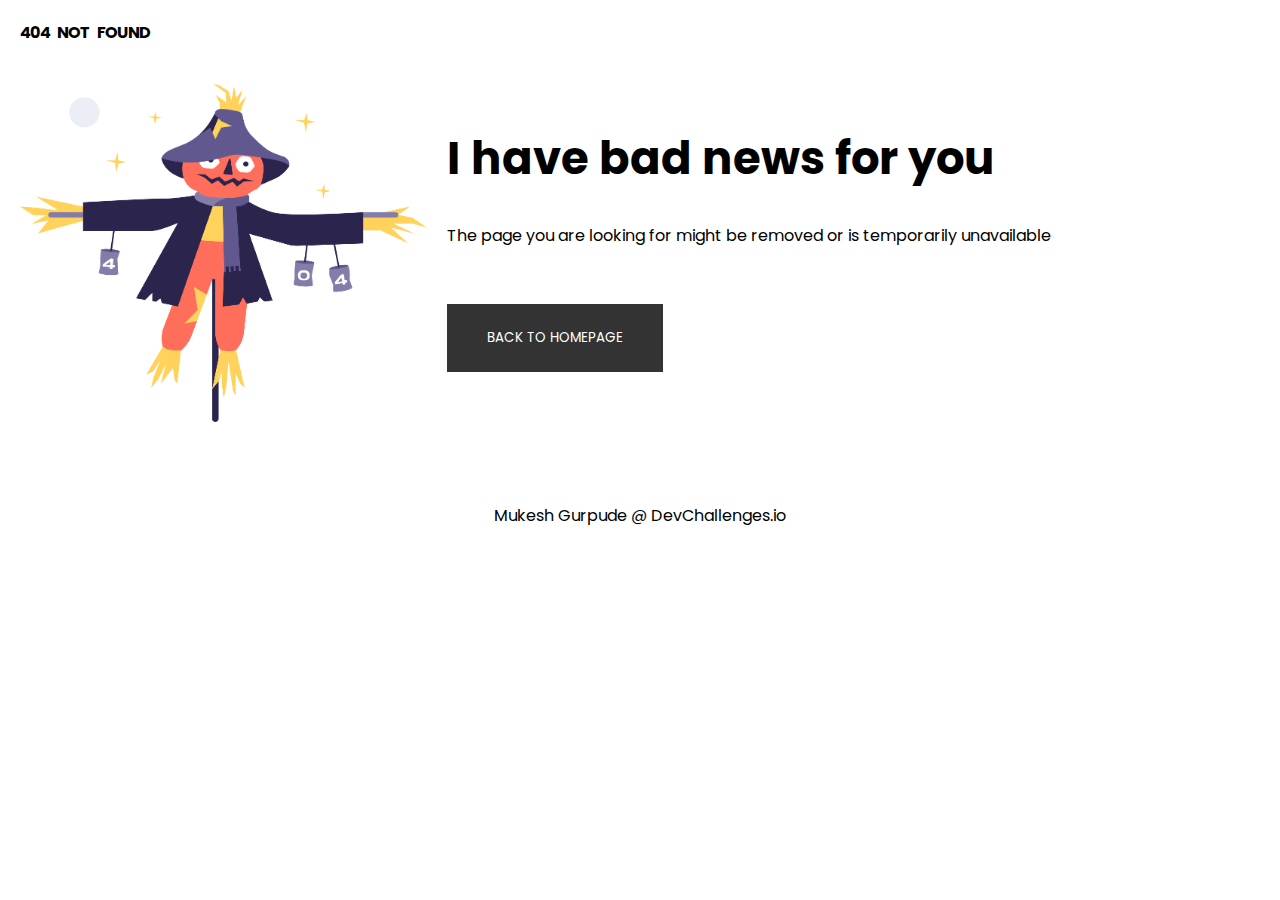
<file: 404-page/index.html>
<!DOCTYPE html>
<html lang="en">
<head>
	<meta charset="utf-8" />
	<meta name="viewport" content="width=device-width, initial-scale=1,
  maximum-scale=5" />

	<link rel="icon" href="../devchallenges.png" />

	<link rel="shortcut icon" type="image/x-icon" href="https://devchallenges.io/" />

	<link href="https://fonts.googleapis.com/css2?family=Poppins:wght@400;500&display=swap" rel="stylesheet" />

	<title>404 | Not Found</title>
	<link rel="stylesheet" href="style.css">
</head>

<body>
	<header>404 Not Found</header>
	<div class="scarecrow"></div>
	<main>
		<h1>I have bad news for you</h1>
		<p>The page you are looking for might 
			be removed or is temporarily unavailable
		</p>
		<button class="home">Back to Homepage</button>
	</main>
	<footer>
		<p>Mukesh Gurpude @ DevChallenges.io</p>
	</footer>
</body>

</html>
</file>
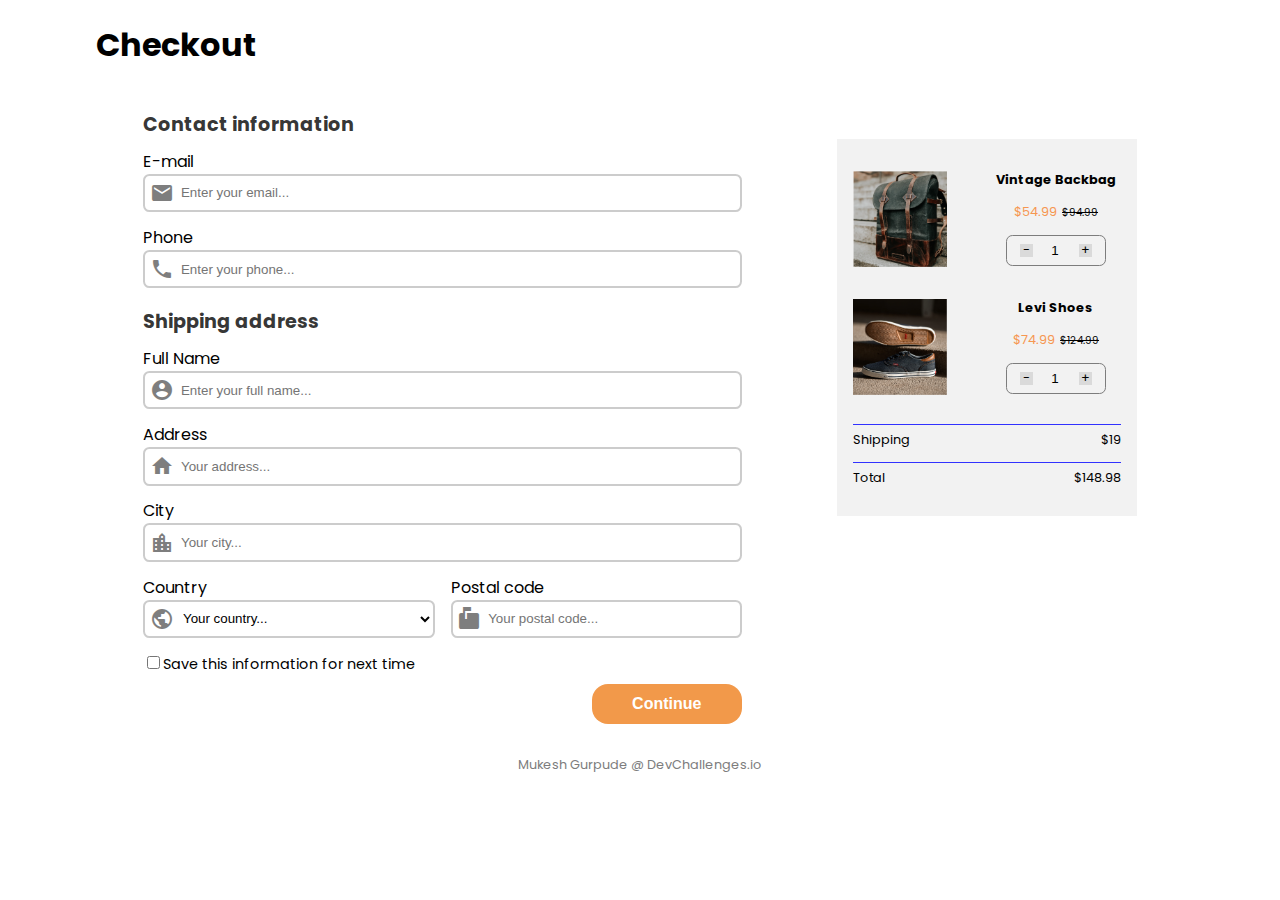
<file: checkout/index.html>
<!DOCTYPE html>
<html>
	<head>
		<meta charset="utf-8">
		<meta name="viewport" content="width=device-width,initial-scale=1.0">
		<link rel="icon" href="../devchallenges.png">
		<title>Checkout</title>
		<link href="https://fonts.googleapis.com/icon?family=Material+Icons" rel="stylesheet">
		<link rel="stylesheet" href="https://fonts.googleapis.com/css2?family=Poppins:wght@400;500&display=swap">
		<link rel="stylesheet" href="checkout.css">
	</head>
	<body>
		<h1>Checkout</h1>
		<main>
			<aside id="cart">
				<div id="products">
					<div class="product">
						<div class="product__image">
							<img src="images/photo1.png">
						</div>
						<div class="detail">
							<h3>Vintage Backbag</h3>
							<p><ins class="new__price">$54.99</ins><del class="old__price">$94.99</del></p>
							<div class="count__container">
								<span class="count__changer">-</span>
								<input type="text" pattern="^\d+$" value="1" min="1" class="count">
								<!-- <span class="count">1</span> -->
								<span class="count__changer">+</span>
							</div>
						</div>
					</div>
					<div class="product">
						<div class="product__image">
							<img src="images/photo2.png">
						</div>
						<div class="detail">
							<h3>Levi Shoes</h3>
							<p><ins class="new__price">$74.99</ins><del class="old__price">$124.99</del></p>
							<div class="count__container">
								<span class="count__changer">-</span>
								<input type="text" pattern="^\d+$" value="1" min="1" class="count">
								<!-- <span class="count">1</span> -->
								<span class="count__changer">+</span>
							</div>
						</div>
					</div>
				</div>
				<div class="aggregate">
					<p><span>Shipping</span><span>$19</span></p>
					<p><span>Total</span><span>$148.98</span></p>
				</div>
			</aside>
			<form id="info" method="dialog" action="" onsubmit="alert('Form Submitted');">
				<section id="contact">
					<h2>Contact information</h2>
					<div class="input__box">
						<label for="contact__email">E-mail</label>
						<div class="input">
							<!--There will be a mail icon-->
							<span class="material-icons">email</span>
							<input type="email" placeholder="Enter your email..." id="contact__email" required>
						</div>
					</div>
					<div class="input__box">
						<label for="contact__phone">Phone</label>
						<div class="input">
							<!--There will be a phone icon-->
							<span class="material-icons">local_phone</span>
							<input type="tel" placeholder="Enter your phone..." id="contact__phone" required>
							<!-- <input type="tel" pattern="^(0 | \+91)?[987]\d{9}$" placeholder="Enter your phone..." id="contact_phone" required> -->
						</div>
					</div>
				</section>
				<section id="shipping">
					<h2>Shipping address</h2>
					<div class="input__box">
						<label for="shipping__name">Full Name</label>
						<div class="input">
							<!--There will be a user icon-->
							<span class="material-icons">account_circle</span>
							<input type="text" placeholder="Enter your full name..." id="shipping__name" required>
						</div>
					</div>
					<div class="input__box">
						<label for="shipping__address">Address</label>
						<div class="input">
							<!--There will be a home icon-->
							<span class="material-icons">home</span>
							<input type="text" placeholder="Your address..." id="shipping__address" required>
						</div>
					</div>
					<div class="input__box">
						<label for="shipping__city">City</label>
						<div class="input">
							<!--There will be a building icon-->
							<span class="material-icons">location_city</span>
							<input type="text" placeholder="Your city..." id="shipping__city" required>
						</div>
					</div>
					<div class="input__box__flex">
						<div class="input__box__half">
							<label for="contact__country">Country</label>
							<div class="input">
								<!--There will be a globe icon-->
								<span class="material-icons">public</span>
								<select id="contact__country" required>
									<option disabled selected hidden>Your country...</option>
									<option>India</option>
									<option>USA</option>
									<option>Japan</option>
									<option>China</option>
								</select>
							</div>
						</div>
						<div class="input__box__half">
							<label for="contact__post">Postal code</label>
							<div class="input">
								<!--There will be a post icon-->
								<span class="material-icons">markunread_mailbox</span>
								<input type="number" placeholder="Your postal code..." id="contact__post" required>
							</div>
						</div>
					</div>
					<div class="input__box">
						<label>
							<input type="checkbox" required><span>Save this information for next time</span>
						</label>
					</div>
				</section>
				<input type="submit" value="Continue">
			</form>
		</main>
		<footer>Mukesh Gurpude @ DevChallenges.io</footer>
	</body>
</html>
</file>
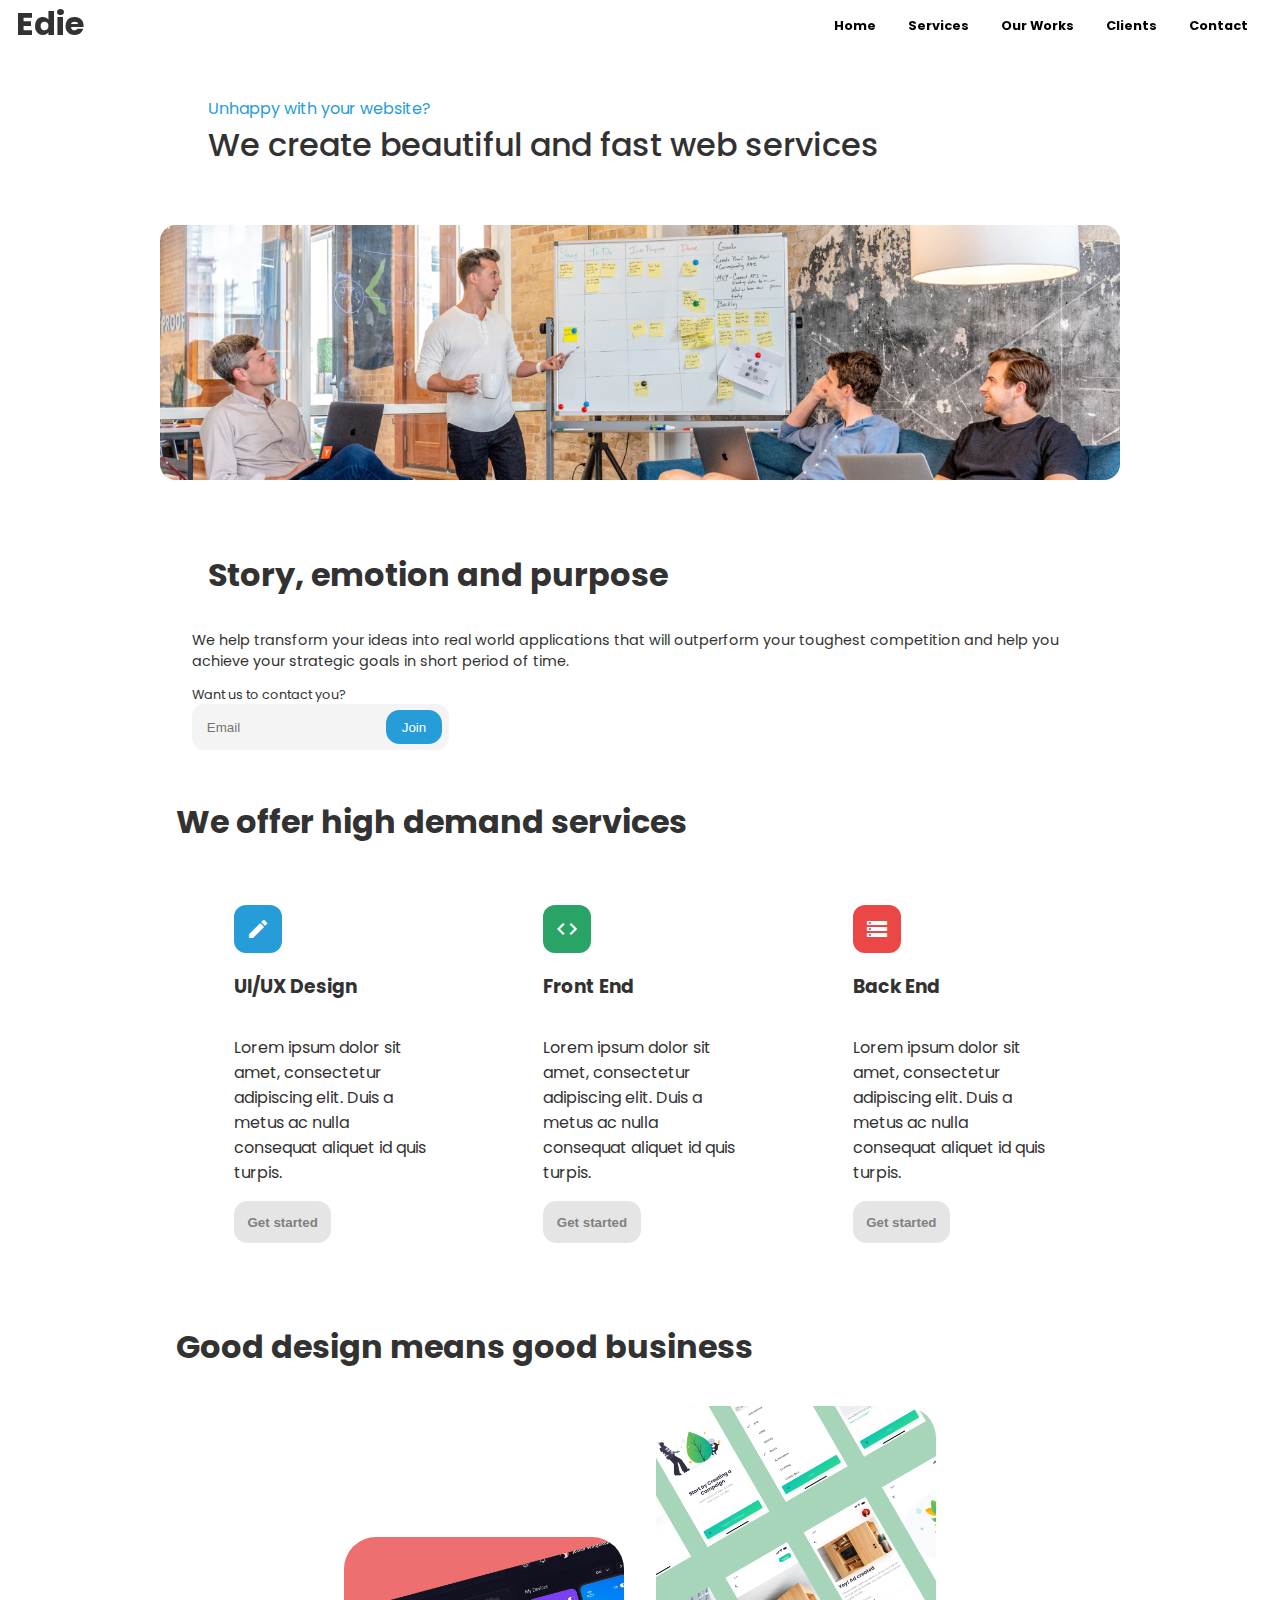
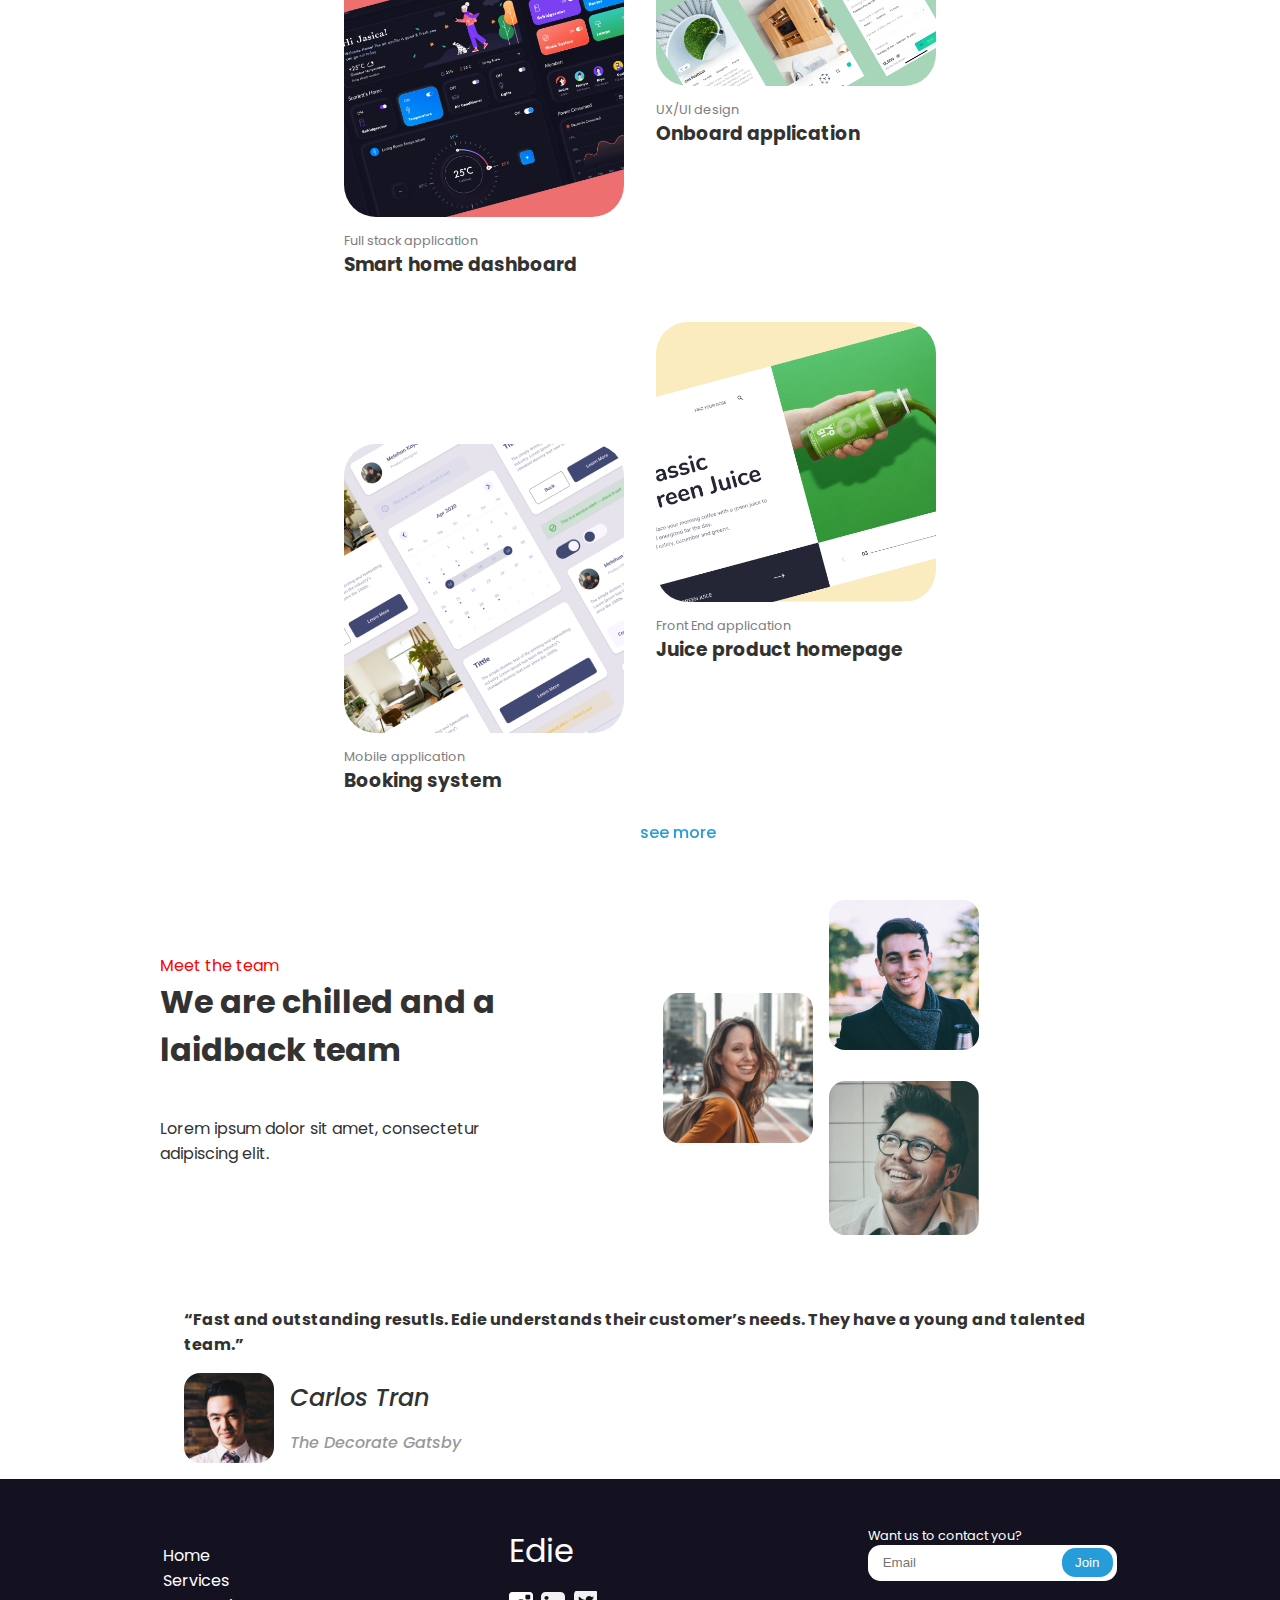
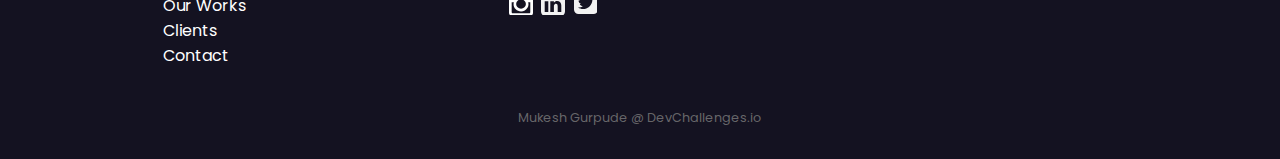
<file: edie/index.html>
<!DOCTYPE html>
<html lang="en">
<head>
	<meta charset="UTF-8">
	<meta name="viewport" content="width=device-width, initial-scale=1.0">
	<title>Edie | Homepage</title>
	<link rel="shortcut icon" href="../devchallenges.png" type="image/x-icon">
	<link rel="stylesheet" href="home.css">
	<link href="https://fonts.googleapis.com/icon?family=Material+Icons" rel="stylesheet">
	<link rel="stylesheet" href="https://fonts.googleapis.com/css2?family=Poppins:wght@400;500&display=swap">
</head>
<body>
	<!--
		Prototype of this page
		https://www.figma.com/proto/ahnGupP4JjTdVJDTRfMRF2/edie-homepage
	-->
	<header>
		<span class="logo-name" style="align-self: center;">Edie</span>
		<div id="menu-toggle"><div class="bar"></div></div>
		<nav>
			<ul class="nav-links">
				<li><a href="#">Home</a></li>
				<li><a href="#services">Services</a></li>
				<li><a href="#works">Our Works</a></li>
				<li><a href="#clients">Clients</a></li>
				<li><a href="#social">Contact</a></li>
			</ul>
		</nav>
	</header>
	<section class="top-heading">
		<h1>We create beautiful <wbr>and fast web services</h1>
		<span class="link-alike">Unhappy with your website?</span>
	</section>
	<div class="heroimage__wrapper"><img src="assets/images/heroImage.jpg" alt="Tasks discussion in meeting" class="heroimage"></div>
	<section id="contact">
		<h2>Story, emotion and purpose</h2>
		<p>We help transform your ideas into real world applications that will outperform
		your toughest competition and help you achieve your strategic goals in short period of time.
		</p>
		<form class="contact__form" method="dialog" action="">
			<label for="contact__email">Want us to contact you?</label>
			<div class="contact__wrapper">
				<input type="email" id="contact__button" placeholder="Email">
				<input type="submit" value="Join">
			</div>
		</form>
	</section>

	<section id="services">
		<h2>We offer high demand services</h2>
		<div class="service__wrapper">
			<section class="service">
				<h3>UI/UX Design</h3>
				<span class="service-icon material-icons" style="background-color: hsl(200, 70%, 50%)">create</span>
				<p>Lorem ipsum dolor sit amet, consectetur adipiscing elit.
					Duis a metus ac nulla consequat aliquet id quis turpis.
				</p>
				<button class="service-info">Get started</button>
			</section>
			<section class="service">
				<h3>Front End</h3>
				<span class="service-icon material-icons" style="background-color: hsl(150, 60%, 40%);">code</span>
				<p>Lorem ipsum dolor sit amet, consectetur adipiscing elit.
					Duis a metus ac nulla consequat aliquet id quis turpis.
				</p>
				<button class="service-info">Get started</button>
			</section>
			<section class="service">
				<h3>Back End</h3>
				<span class="service-icon material-icons" style="background-color: hsl(0, 80%, 60%);">storage</span>
				<p>Lorem ipsum dolor sit amet, consectetur adipiscing elit.
					Duis a metus ac nulla consequat aliquet id quis turpis.
				</p>
				<button class="service-info">Get started</button>
			</section>
		</div>
	</section>

	<section id="works">
		<h2>Good design means good business</h2>
		<div class="wrapper">
			<section class="work">
				<h3>Smart home dashboard</h3>
				<span>Full stack application</span>
				<div>
					<img src="assets/images/smarthome.jpg" alt="Smart-Home Full Stack">
				</div>
			</section>
			<section class="work">
				<h3>Onboard application</h3>
				<span>UX/UI design</span>
				<div>
					<img src="assets/images/onboard.png" alt="Onboard UI">
				</div>
			</section>
			<section class="work">
				<h3>Booking system</h3>
				<span>Mobile application</span>
				<div>
					<img src="assets/images/booking.png" alt="Booking app">
				</div>
			</section>
			<section class="work">
				<h3>Juice product homepage</h3>
				<span>Front End application</span>
				<div>
					<img src="assets/images/juice-product.png" alt="Juice product frontend">
				</div>
			</section>
		</div>
		<a href="#">see more<span class="material-icons" style="transform: translateY(6px)">arrow_right_alt</a>
	</section>

	<section id="team">
		<div>
			<h2>We are chilled and a laidback team</h2>
			<span class="header-wrapper">Meet the team</span>
			<p>Lorem ipsum dolor sit amet, consectetur adipiscing elit.</p>
		</div>
		<div id="team-images">
			<img src="assets/images/person1.png" alt="Team member 1">
			<img src="assets/images/person2.png" alt="Team member 2">
			<img src="assets/images/person3.png" alt="Team member 3">
		</div>
	</section>

	<section id="clients">
		<figure class="comment">
			<blockquote>
				“Fast and outstanding resutls. Edie understands their customer’s needs.
				They have a young and talented team.”
			</blockquote>
			<figcaption>
				<img src="assets/images/person4.png" alt="" class="author__avatar">
				<div>
					<cite class="author">Carlos Tran</cite>
					<cite class="author__title">The Decorate Gatsby</cite>
				</div>
			</figcaption>
		</figure>
	</section>

	<footer id="social">
		<div class="row">
			<ul class="footer__links">
				<li><a href="#">Home</a></li>
				<li><a href="#services">Services</a></li>
				<li><a href="#works">Our Works</a></li>
				<li><a href="#clients">Clients</a></li>
				<li><a href="#social">Contact</a></li>
			</ul>
			<div class="footer__social">
				<span class="contact_title">Edie</span>
				<ul class="wrapper">
					<li><a href="#"><img src="assets/icons/instagram.svg" alt=""></a></li>
					<li><a href="#"><img src="assets/icons/linkedin.svg" alt=""></a></li>
					<li><a href="#"><img src="assets/icons/twitter.svg" alt=""></a></li>
				</ul>
			</div>
			<form class="footer__contact contact__form">
				<label for="footer_contact">Want us to contact you?</label>
				<div class="contact__wrapper">
					<input type="email" id="footer_contact" placeholder="Email" style="border: none">
					<input type="submit" value="Join">
				</div>
			</form>
		</div>
		<div class="row" style="align-self: center;margin-top: 2em;font-size: .8em;color: rgba(125, 125, 125, .8)">
			Mukesh Gurpude @ DevChallenges.io
		</div>
	</footer>

	<script>
		const toggler = document.querySelector("#menu-toggle");
		const menu = document.querySelector('header>nav');
		toggler.addEventListener('click', function(e){
			menu.classList.toggle('checked');
			this.classList.toggle('open');
		})
	</script>
</body>
</html>
</file>
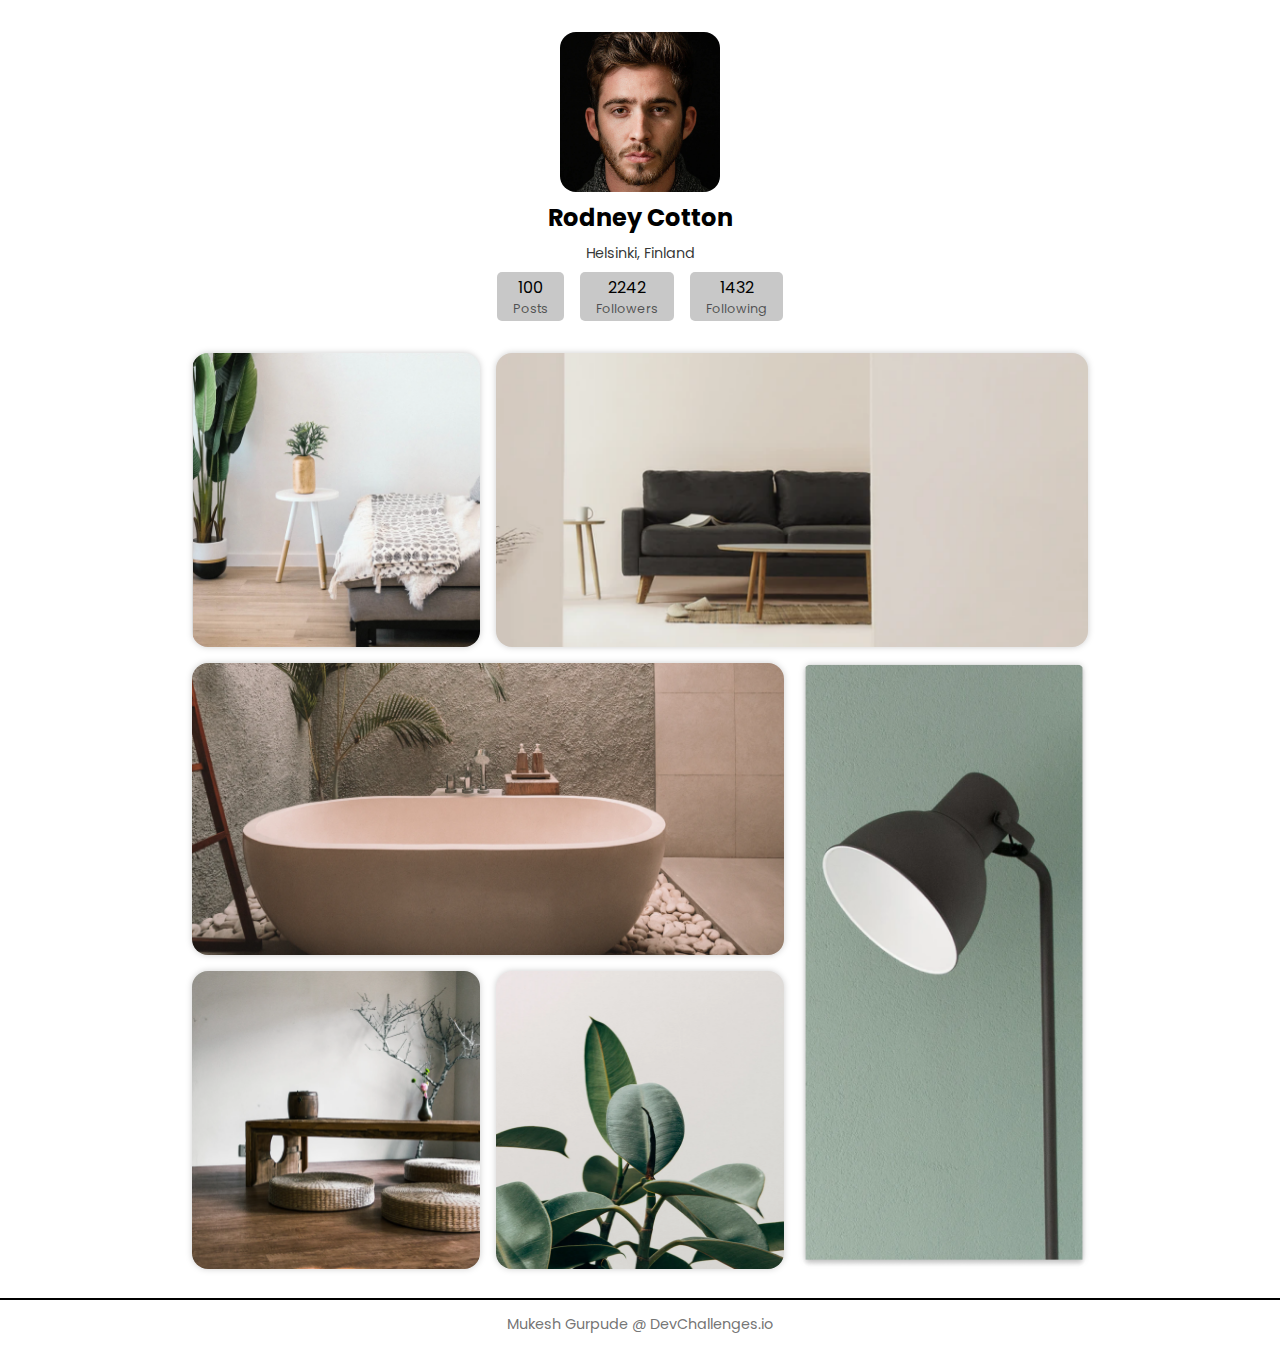
<file: gallery/index.html>
<!DOCTYPE html>
<html lang="en">

<head>
	<meta charset="utf-8">
	<meta name="viewport" content="width=device-width,initial-scale=1.0">
	<title>Gallery</title>
	<link rel="icon" href="../devchallenges.png">
	<link href="https://fonts.googleapis.com/css2?family=Poppins:wght@400;500&display=swap" rel="stylesheet">
	<link rel="stylesheet" href="gallery.css">
</head>

<body>
	<header class="info">
		<img src="images/profilePhoto.png" class="profile">
		<h1 class="name">Rodney Cotton</h1>
		<address>Helsinki, Finland</address>
		<section class="social">
			<section class="social__box">
				<span class="number">100</span>
				<span class="label">Posts</span>
			</section>
			<section class="social__box">
				<span class="number">2242</span>
				<span class="label">Followers</span>
			</section>
			<section class="social__box">
				<span class="number">1432</span>
				<span class="label">Following</span>
			</section>
		</section>
	</header>
	<main class="gallery">
		<section class="photo-container">
			<img src="images/photo1.png" class="photo">
		</section>
		<section class="photo-container">
			<img src="images/photo2.png" class="photo">
		</section>
		<section class="photo-container">
			<img src="images/photo3.png" class="photo">
		</section>
		<section class="photo-container">
			<img src="images/photo4.png" class="photo">
		</section>
		<section class="photo-container">
			<img src="images/photo5.png" class="photo">
		</section>
		<section class="photo-container">
			<img src="images/photo6.png" class="photo">
		</section>
	</main>
	<footer><span>Mukesh Gurpude @ DevChallenges.io</span></footer>
</body>

</html>
</file>
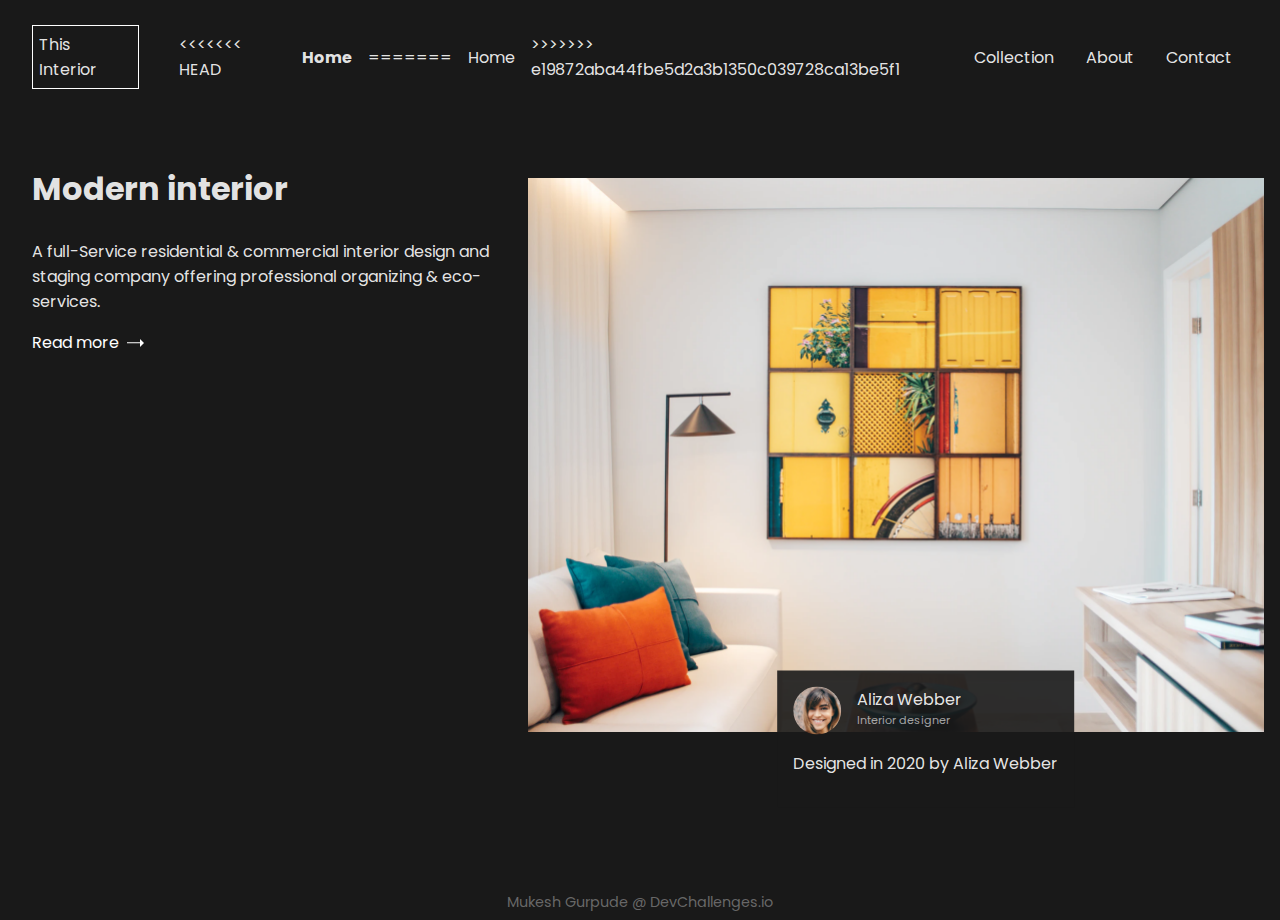
<file: interior-consultant/index.html>
<!DOCTYPE html>
<html lang="en">

	<head>
		<meta charset="utf-8" />
		<meta name="viewport" content="width=device-width, initial-scale=1,maximum-scale=5" />
		<link rel="icon" href="../devchallenges.png" />
		<link href="https://fonts.googleapis.com/css2?family=Poppins:wght@400;500&display=swap" rel="stylesheet" />
		<title>Amazing Interiors</title>
		<link href="design.css" rel="stylesheet" type="text/css">
	</head>

	<body>
		<header role="navigation">
			<h1 class="main-heading">This Interior</h1>
			<div class="burger">
				<input type="checkbox" name="toggle">
				<div class="bar"></div>
				<div class="bar"></div>
				<div class="bar"></div>
				<div class="nav-wrap">
					<ul id="links" style="list-style: none;">
<<<<<<< HEAD
						<li><a href="#main"><strong>Home</strong></a></li>
=======
						<li><a href="#main">Home</a></li>
>>>>>>> e19872aba44fbe5d2a3b1350c039728ca13be5f1
						<li><a href="#collection">Collection</a></li>
						<li><a href="#about">About</a></li>
						<li><a href="#contact">Contact</a></li>
					</ul>
				</div>
			</div>
		</header>
		<section id="summary">
			<h2>Modern interior</h2>
			<p>A full-Service residential & commercial interior design and staging
				company offering professional organizing & eco-services.
			</p>
			<a href="#" class="more">Read more</a>
		</section>
		<section id="showcase">
			<img src="images/photo1.png" id="design">
			<div class="card">
				<header>
					<img src="images/photo2.png" class="avatar">
					<div>
						<span class="card-name">Aliza Webber</span>
						<span class="card-role">Interior designer</span>
					</div>
				</header>
				<p class="card-summary">
					Designed in 2020 by Aliza Webber
				</p>
			</div>
		</section>
		<footer>
			<span>Mukesh Gurpude @ DevChallenges.io</span>
		</footer>
	</body>

</html>
</file>
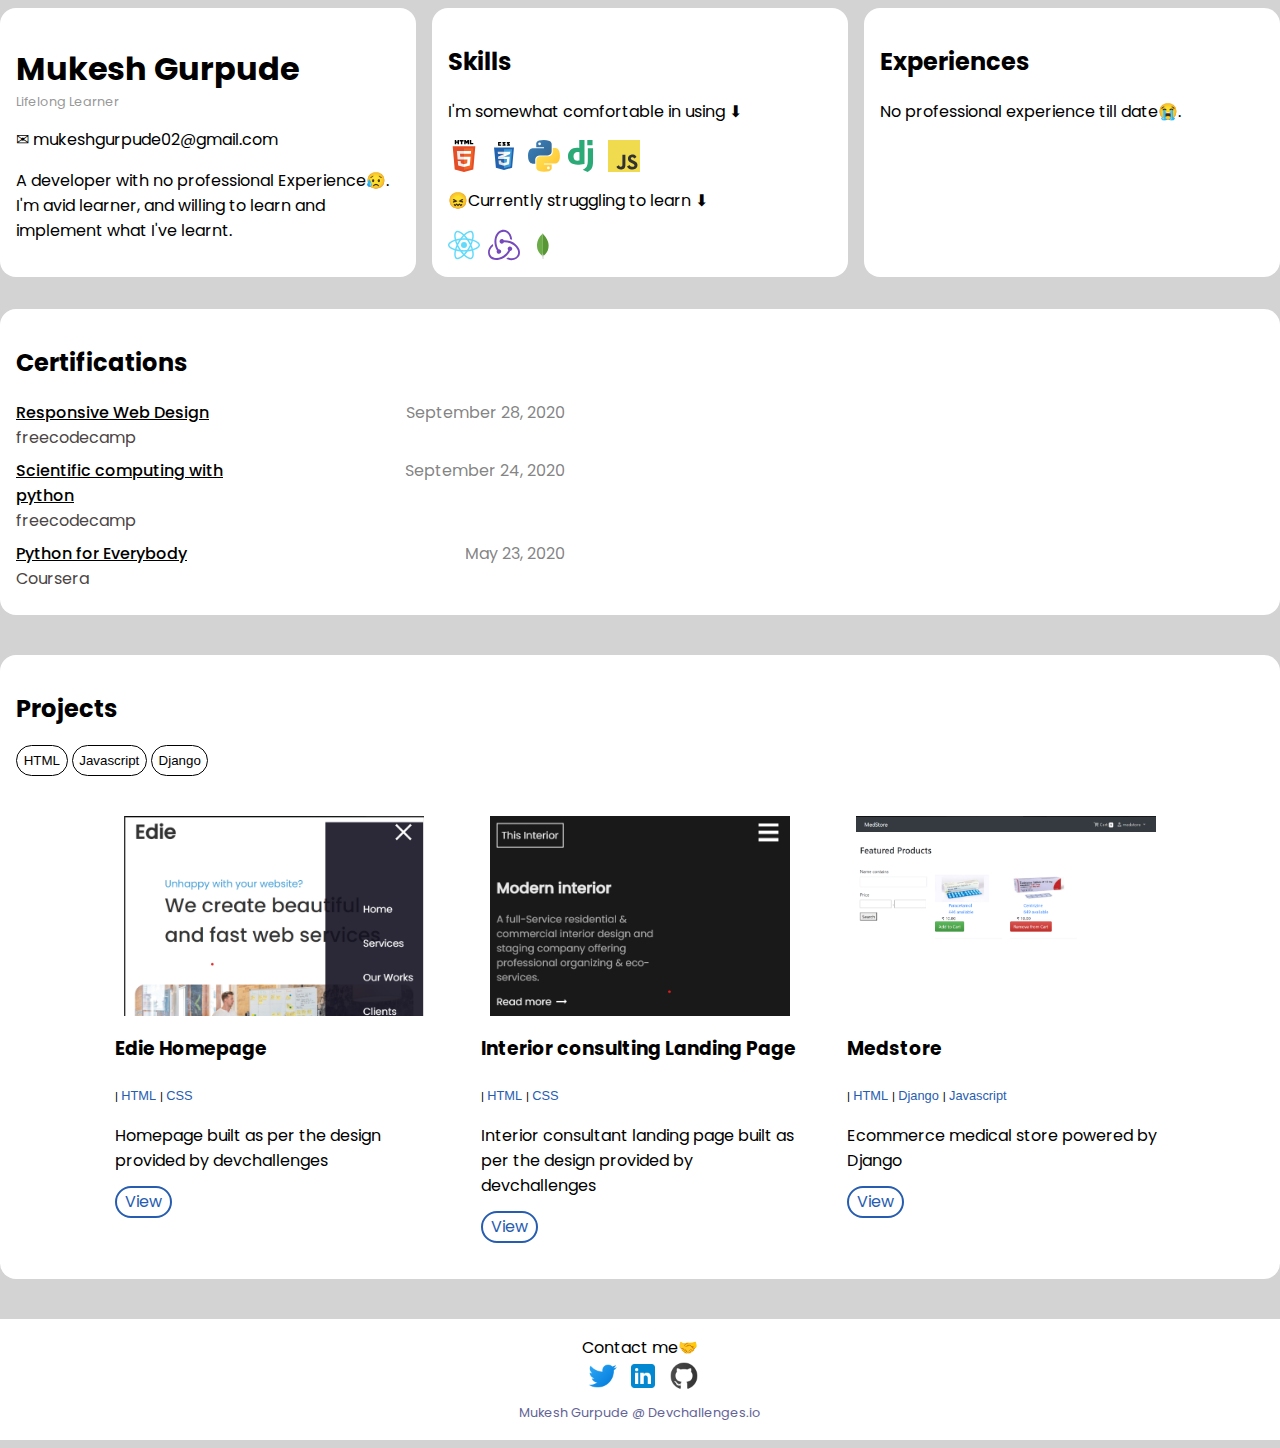
<file: portfolio/index.html>
<!DOCTYPE html>
<html lang="en">
<head>
        <meta charset="utf-8">
        <meta name="viewport" content="width=device-width, initial-scale=1, maximum-scale=5">
        <link rel="icon" href="../devchallenges.png">
        <link href="https://fonts.googleapis.com/css2?family=Poppins:wght@400;500&display=swap" rel="stylesheet">
        <title>Mukesh Gurpude | Portfolio</title>
        <!-- <link href="https://fonts.googleapis.com/css2?family=Material+Icons" rel="stylesheet"> -->
        <link href="portfolio.css" rel="stylesheet">
</head>
<body>
        <!-- <header><h1 id="main" style="color: #fff;font-family: Monteserrat;">MG</h1></header> -->
        <!-- Title About me-->
        <section class="container">
                <div id="about" class="d-flex">
                        <div class="d-flex" id="basic">
                                <div class="d-flex" style="margin-bottom: 1em;">
                                        <h1 style="margin-bottom: 0;">Mukesh Gurpude</h1>
                                        <span style="color: rgba(125, 125, 125, .8);font-size: .8em;">Lifelong Learner</span>
                                </div>
                                <a href="mailto:mukeshgurpude02@gmail.com">✉ mukeshgurpude02@gmail.com</a>
                        </div>
                        <div class="info">
                                <p>A developer with no professional Experience😥.<br>
                                I'm avid learner, and willing to learn and implement what I've learnt.</p>
                        </div>
                </div>
        </section>

        <!-- Skills Container -->
        <section class="container">
                <h2>Skills</h2>
                <p>I'm somewhat comfortable in using ⬇</p>
                <div class="skillset d-flex">
                        <img src="assets/icons/html5.svg" class="skill" alt="HTML5" title="HTML5">
                        <img src="assets/icons/css3.svg" class="skill" alt="CSS3" title="CSS3">
                        <img src="assets/icons/python.svg" class="skill" alt="Python3" title="Python">
                        <img src="assets/icons/django.svg" class="skill" alt="Django" title="Django">
                        <img src="assets/icons/js.svg" class="skill" alt="Javascript" title="Javascript">
                </div>
                <p>😖Currently struggling to learn ⬇</p>
                <div class="skillset d-flex">
                        <img src="assets/icons/react.svg" class="skill" alt="React.js" title="React">
                        <img src="assets/icons/redux.svg" class="skill" alt="redux" title="Redux">
                        <img src="assets/icons/mongodb.svg" class="skill" alt="Mongo" title="MongoDB">
                </div>
        </section>

        <!-- Experiences Container -->
        <section class="container">
                <h2>Experiences</h2>
                <div class="wrapper"></div>
                <span class="no-items">No professional experience till date😭.</span>
        </section>

        <!-- Certificates container -->
        <section class="container">
                <h2>Certifications</h2>
                <div class="wrapper">
                        <div class="certificate">
                                <a href="https://www.freecodecamp.org/certification/mukeshgurpude/responsive-web-design" target="_blank">Responsive Web Design</a>
                                <span class="date"><time datetime="2020-09-28">September 28, 2020</time></span>
                                <span class="where">freecodecamp</span>
                        </div>
                        <div class="certificate">
                                <a href="https://www.freecodecamp.org/certification/mukeshgurpude/scientific-computing-with-python-v7" target="_blank">Scientific computing with python</a>
                                <span class="date"><time datetime="2020-09-28">September 24, 2020</time></span>
                                <span class="where">freecodecamp</span>
                        </div>
                        <div class="certificate">
                                <a href="https://www.coursera.org/account/accomplishments/specialization/certificate/NP4HVHL6TBT5" target="_blank">Python for Everybody</a>
                                <span class="date"><time datetime="2020-09-28">May 23, 2020</time></span>
                                <span class="where">Coursera</span>
                        </div>
                </div>
                <span class="no-items">No Certificates earned😢</span>
        </section>

        <!-- Projects Container -->
        <section class="container" id="projects" style="margin: 1em 0;;">
                <header style="margin-bottom: 1em;">
                        <h2>Projects<span id="num-projects"></span></h2>
                        <div id="project_tag_holder">
                                <button class="select_project_tag" data-tag="html">HTML</button>
                                <button class="select_project_tag" data-tag="javascript">Javascript</button>
                                <button class="select_project_tag" data-tag="django">Django</button>
                        </div>
                </header>
                <div class="wrapper d-flex">
                        <!-- Edie Homepage -->
                        <div class="container project d-flex show">
                              <div class="project_snap">
                                      <img src="assets/images/edie_snapshot.png" alt="Edie homepage">
                              </div>
                              <div class="project_info">
                                      <h3>Edie Homepage</h3>
                                      <div class="project_tags">
                                              <span class="tag tag-html">HTML</span>
                                              <span class="tag tag-css">CSS</span>
                                      </div>
                                      <p>Homepage built as per the design provided by devchallenges</p>
                                      <div>
                                              <a href="https://devchallenges.io/solutions/XltvRZxzbKFkZ4rYWzsh" target="_blank">View</a>
                                      </div>
                              </div>
                        </div>
                        <!-- Interior consulting Page -->
                        <div class="container project d-flex show">
                              <div class="project_snap">
                                      <img src="assets/images/interior_snapshot.png" alt="Edie homepage">
                              </div>
                              <div class="project_info">
                                      <h3>Interior consulting Landing Page</h3>
                                      <div class="project_tags">
                                              <span class="tag tag-html">HTML</span>
                                              <span class="tag tag-css">CSS</span>
                                      </div>
                                      <p>Interior consultant landing page built as per the design provided by devchallenges</p>
                                      <div>
                                              <a href="https://devchallenges.io/solutions/lEVy8JOHX2TCTpSK6bJg" target="_blank">View</a>
                                      </div>
                              </div>
                        </div>
                        <!-- Interior consulting Page -->
                        <div class="container project d-flex show">
                              <div class="project_snap">
                                      <img src="assets/images/medstore_snapshot.png" alt="Edie homepage">
                              </div>
                              <div class="project_info">
                                      <h3>Medstore</h3>
                                      <div class="project_tags">
                                              <span class="tag tag-html">HTML</span>
                                              <span class="tag tag-django">Django</span>
                                              <span class="tag tag-javascript">Javascript</span>
                                      </div>
                                      <p>Ecommerce medical store powered by Django</p>
                                      <div>
                                              <a href="https://medstore.pythonanywhere.com/medicines/" target="_blank">View</a>
                                      </div>
                              </div>
                        </div>
                </div>
                <span class="no-items">No matching projects</span>
                <div id="project__traverse">
                </div>
        </section>
        <footer class="container row">
                <div class="row">
                        <span>Contact me🤝</span>
                        <div>
                                <a class="social" href="https://twitter.com/mukeshgurpude"><img src="assets/images/twitter.png" alt=""></a>
                                <a class="social" href="https://linkedin.com/in/mukeshgurpude"><img src="assets/images/linkedin.png" alt=""></a>
                                <a class="social" href="https://github.com/mukeshgurpude"><img src="assets/images/github.png" alt=""></a>
                        </div>
                </div>
                <span class="row" style="color: rgba(100, 100, 150);font-size: .8em;">Mukesh Gurpude @ Devchallenges.io</span>
        </footer>

        <script>
                const tags = document.querySelectorAll('.select_project_tag');
                const projects = document.querySelectorAll('.project');
                const noProjects = document.getElementById('projects').querySelector('.no-items');

                function filterProjects(){
                        const currentTag = document.querySelector('.select_project_tag.selected');
                        currentTag && currentTag.classList.remove('selected');
                        this.classList.add('selected');
                        
                        const keyword = this.dataset['tag'] || '';
                        let numMatched = 0;
                        projects.forEach(project=>{
                                const has = project.querySelector(`.tag-${keyword}, .tag${keyword}`);
                                if(has){
                                        project.classList.add('show');
                                        numMatched++; 
                                }else{
                                        project.classList.remove('show');
                                }

                        })

                }

                tags.forEach(tag=>tag.addEventListener('click', filterProjects));

        </script>
</body>
</html>
</file>
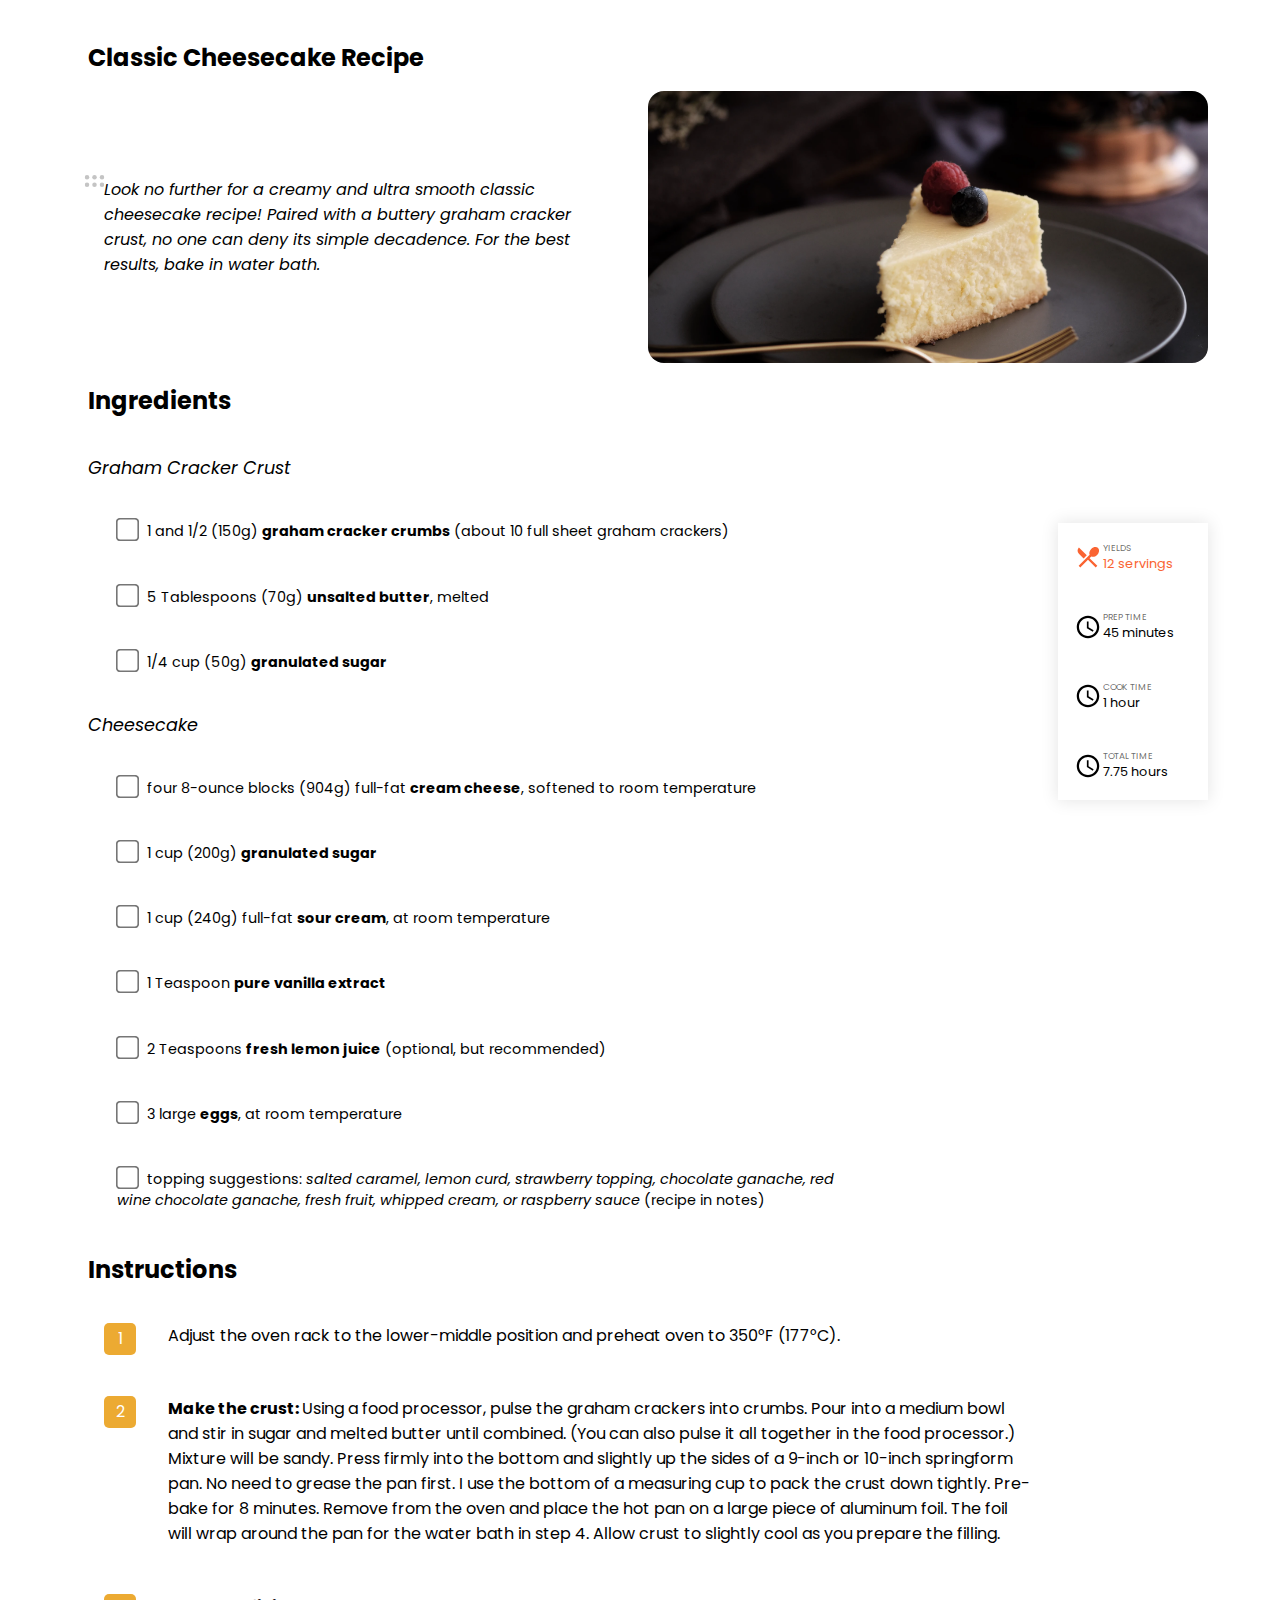
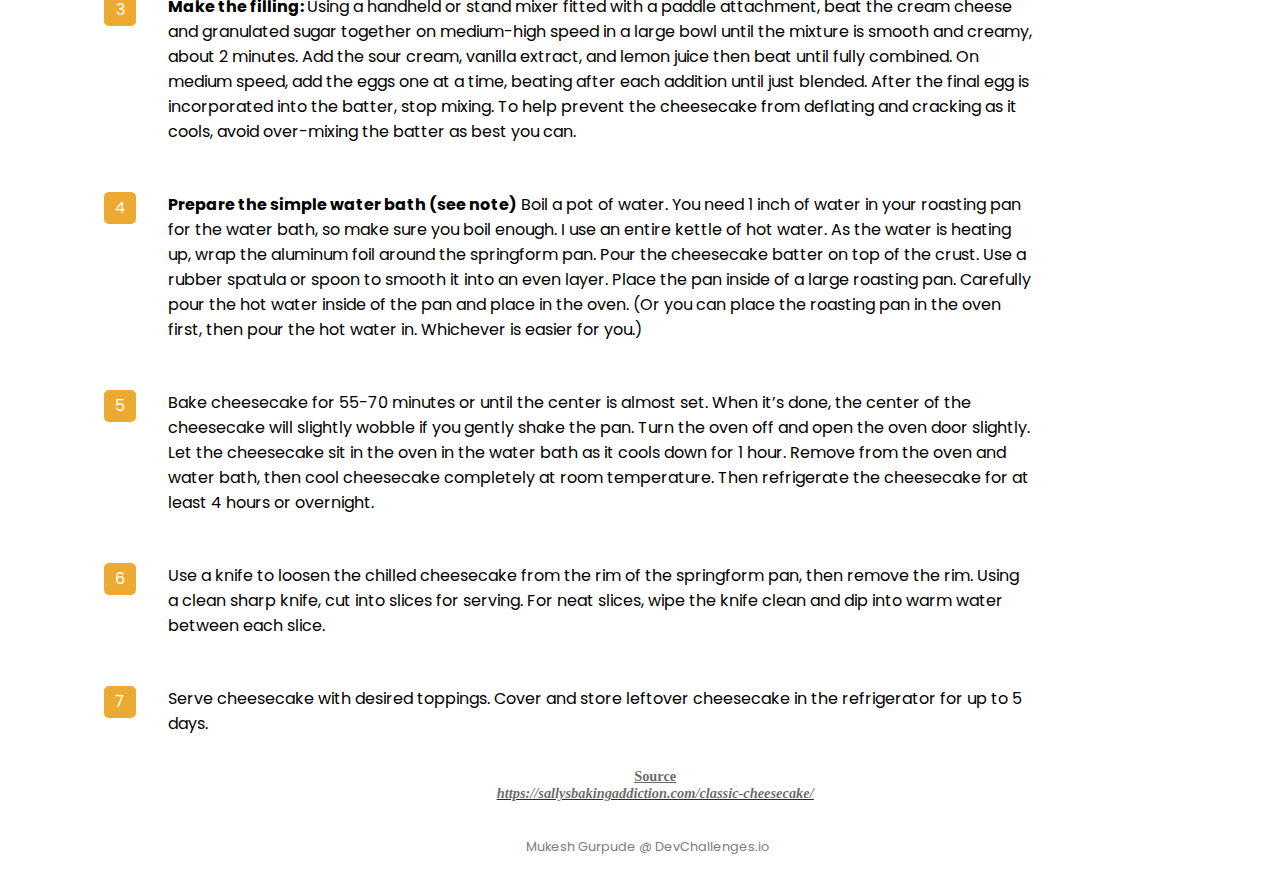
<file: recipe-blog/index.html>
<!DOCTYPE html>
<html lang="en">

<head>
	<meta charset="utf-8" />
	<meta name="viewport" content="width=device-width, initial-scale=1, maximum-scale=5" />

	<link rel="icon" href="../devchallenges.png" />

	<link href="https://fonts.googleapis.com/css2?family=Poppins:wght@400;500&display=swap" rel="stylesheet" />

	<title>Let's make a cheesecake</title>
	<link rel="stylesheet" href="recipe.css" type="text/css">
</head>

<body>
	<h1>Classic Cheesecake Recipe</h1>
	<section class="contxt">
		<div>
			<svg style="float: left;position: relative;top: .2em;" class="dots" width="13" height="8" viewBox="0 0 13 8"
				fill="none" xmlns="http://www.w3.org/2000/svg">
				<circle cx="1.5" cy="1.5" r="1.5" fill="#C4C4C4" />
				<circle cx="1.5" cy="6.5" r="1.5" fill="#C4C4C4" />
				<circle cx="6.5" cy="1.5" r="1.5" fill="#C4C4C4" />
				<circle cx="6.5" cy="6.5" r="1.5" fill="#C4C4C4" />
				<circle cx="11.5" cy="1.5" r="1.5" fill="#C4C4C4" />
				<circle cx="11.5" cy="6.5" r="1.5" fill="#C4C4C4" />
			</svg>
			<p class="details">Look no further for a creamy and ultra smooth classic cheesecake recipe!
				Paired with a buttery graham cracker crust, no one can deny its simple decadence. For the best results,
				bake in
				water bath.</p>
		</div>
		<img src="assets/photo1.png" alt="cheesecake" class="cake">
	</section>
	<section class="prepare">
		<div class="info">
			<ul class="specs">
				<li>
					<svg xmlns="http://www.w3.org/2000/svg" viewBox="0 0 24 24" fill="currentColor" width="18px"
						height="18px">
						<path d="M0 0h24v24H0z" fill="none" />
						<path
							d="M8.1 13.34l2.83-2.83L3.91 3.5c-1.56 1.56-1.56 4.09 0 5.66l4.19 4.18zm6.78-1.81c1.53.71 3.68.21 5.27-1.38 1.91-1.91 2.28-4.65.81-6.12-1.46-1.46-4.2-1.1-6.12.81-1.59 1.59-2.09 3.74-1.38 5.27L3.7 19.87l1.41 1.41L12 14.41l6.88 6.88 1.41-1.41L13.41 13l1.47-1.47z" />
					</svg>
					<p>
						<span class="title">yields</span>
						12 servings
					</p>
				</li>
			</ul>
			<ul class="timing">
				<li>
					<svg xmlns="http://www.w3.org/2000/svg" viewBox="0 0 24 24" fill="black" width="18px" height="18px">
						<path d="M0 0h24v24H0z" fill="none" />
						<path
							d="M11.99 2C6.47 2 2 6.48 2 12s4.47 10 9.99 10C17.52 22 22 17.52 22 12S17.52 2 11.99 2zM12 20c-4.42 0-8-3.58-8-8s3.58-8 8-8 8 3.58 8 8-3.58 8-8 8z" />
						<path d="M12.5 7H11v6l5.25 3.15.75-1.23-4.5-2.67z" />
					</svg>
					<p>
						<span class="title">prep time</span>
						45 minutes
					</p>
				</li>
				<li>
					<svg xmlns="http://www.w3.org/2000/svg" viewBox="0 0 24 24" fill="black" width="18px" height="18px">
						<path d="M0 0h24v24H0z" fill="none" />
						<path
							d="M11.99 2C6.47 2 2 6.48 2 12s4.47 10 9.99 10C17.52 22 22 17.52 22 12S17.52 2 11.99 2zM12 20c-4.42 0-8-3.58-8-8s3.58-8 8-8 8 3.58 8 8-3.58 8-8 8z" />
						<path d="M12.5 7H11v6l5.25 3.15.75-1.23-4.5-2.67z" />
					</svg>
					<p>
						<span class="title">cook time</span>
						1 hour
					</p>
				</li>
				<li>
					<svg xmlns="http://www.w3.org/2000/svg" viewBox="0 0 24 24" fill="black" width="18px" height="18px">
						<path d="M0 0h24v24H0z" fill="none" />
						<path
							d="M11.99 2C6.47 2 2 6.48 2 12s4.47 10 9.99 10C17.52 22 22 17.52 22 12S17.52 2 11.99 2zM12 20c-4.42 0-8-3.58-8-8s3.58-8 8-8 8 3.58 8 8-3.58 8-8 8z" />
						<path d="M12.5 7H11v6l5.25 3.15.75-1.23-4.5-2.67z" />
					</svg>
					<p>
						<span class="title">total time</span>
						7.75 hours
					</p>
				</li>
			</ul>
		</div>
		<section class="ingredients">
			<h2>Ingredients</h2>
			<section>
				<h3>Graham Cracker Crust</h3>
				<label><input type="checkbox"><span>1 and 1/2 (150g) <strong>graham cracker crumbs</strong> (about 10
						full
						sheet graham crackers)</span></label>
				<label><input type="checkbox"><span>5 Tablespoons (70g) <strong>unsalted butter</strong>,
						melted</span></label>
				<label><input type="checkbox"><span>1/4 cup (50g) <strong>granulated sugar</strong></span></label>
			</section>
			<section>
				<h3>Cheesecake</h3>
				<label><input type="checkbox"><span>four 8-ounce blocks (904g) full-fat <strong>cream cheese</strong>,
						softened to room temperature</span></label>
				<label><input type="checkbox"><span>1 cup (200g) <strong>granulated sugar</strong></span></label>
				<label><input type="checkbox"><span>1 cup (240g) full-fat <strong>sour cream</strong>, at room
						temperature</span></label>
				<label><input type="checkbox"><span>1 Teaspoon <strong>pure vanilla extract</strong></span></label>
				<label><input type="checkbox"><span>2 Teaspoons <strong>fresh lemon juice</strong> (optional, but
						recommended)</span></label>
				<label><input type="checkbox"><span>3 large <strong>eggs</strong>, at room temperature</span></label>
				<label><input type="checkbox"><span>topping suggestions: <em>salted caramel, lemon curd, strawberry
							topping,
							chocolate ganache, red wine chocolate ganache, fresh fruit, whipped cream, or raspberry
							sauce</em> (recipe in notes)</span></label>
			</section>
		</section>
	</section>
	<section class="instructions">
		<h2>Instructions</h2>
		<p class="step">Adjust the oven rack to the lower-middle position and preheat oven to 350°F (177°C).</p>
		<p class="step"><strong>Make the crust: </strong>Using a food processor, pulse the graham crackers into crumbs.
			Pour into a medium bowl and stir in sugar and melted butter until combined. (You can also pulse it all
			together in the food processor.) Mixture will be sandy. Press firmly into the bottom and slightly up the
			sides of a 9-inch or 10-inch springform pan. No need to grease the pan first. I use the bottom of a
			measuring cup to pack the crust down tightly. Pre-bake for 8 minutes. Remove from the oven and place the hot
			pan on a large piece of aluminum foil. The foil will wrap around the pan for the water bath in step 4. Allow
			crust to slightly cool as you prepare the filling.</p>
		<p class="step"><strong>Make the filling: </strong>Using a handheld or stand mixer fitted with a paddle
			attachment, beat the cream cheese and granulated sugar together on medium-high speed in a large bowl until
			the mixture is smooth and creamy, about 2 minutes. Add the sour cream, vanilla extract, and lemon juice then
			beat until fully combined. On medium speed, add the eggs one at a time, beating after each addition until
			just blended. After the final egg is incorporated into the batter, stop mixing. To help prevent the
			cheesecake from deflating and cracking as it cools, avoid over-mixing the batter as best you can.</p>
		<p class="step"><strong>Prepare the simple water bath (see note)</strong> Boil a pot of water. You need 1 inch
			of water in your roasting pan for the water bath, so make sure you boil enough. I use an entire kettle of
			hot water. As the water is heating up, wrap the aluminum foil around the springform pan. Pour the cheesecake
			batter on top of the crust. Use a rubber spatula or spoon to smooth it into an even layer. Place the pan
			inside of a large roasting pan. Carefully pour the hot water inside of the pan and place in the oven. (Or
			you can place the roasting pan in the oven first, then pour the hot water in. Whichever is easier for you.)
		</p>
		<p class="step">Bake cheesecake for 55-70 minutes or until the center is almost set. When it’s done, the center
			of the cheesecake will slightly wobble if you gently shake the pan. Turn the oven off and open the oven door
			slightly. Let the cheesecake sit in the oven in the water bath as it cools down for 1 hour. Remove from the
			oven and water bath, then cool cheesecake completely at room temperature. Then refrigerate the cheesecake
			for at least 4 hours or overnight.</p>
		<p class="step">Use a knife to loosen the chilled cheesecake from the rim of the springform pan, then remove the
			rim. Using a clean sharp knife, cut into slices for serving. For neat slices, wipe the knife clean and dip
			into warm water between each slice.</p>
		<p class="step">Serve cheesecake with desired toppings. Cover and store leftover cheesecake in the refrigerator
			for up to 5 days.</p>
		<p class="source">Source<br>
			<cite><a href="https://sallysbakingaddiction.com/classic-cheesecake/">https://sallysbakingaddiction.com/classic-cheesecake/
				</a></cite>
		</p>
	</section>
	<footer>Mukesh Gurpude @ DevChallenges.io</footer>
</body>

</html>
</file>
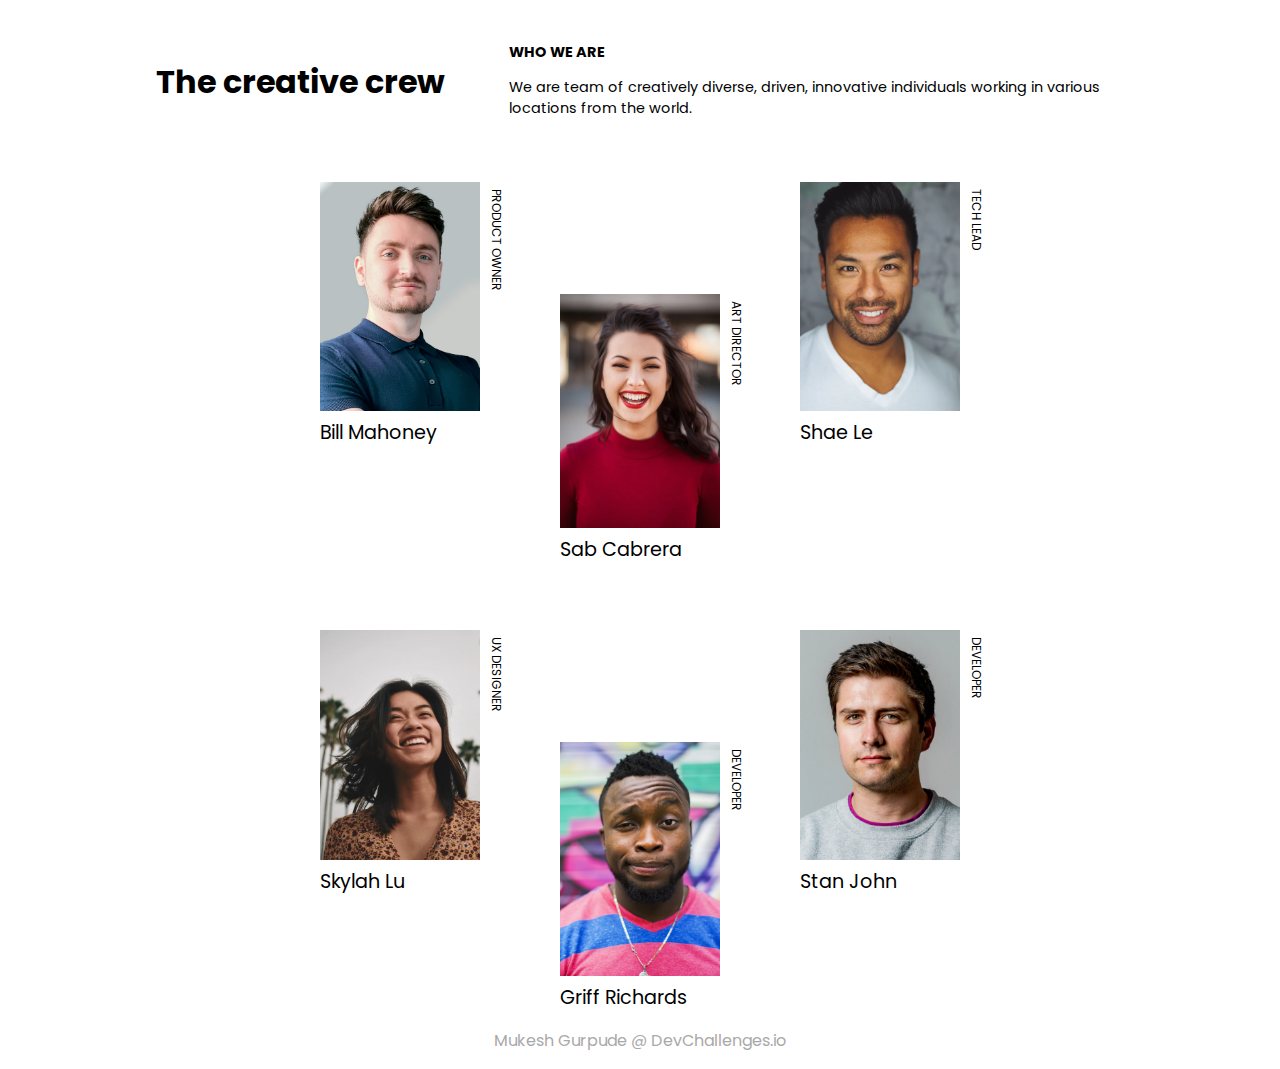
<file: team/index.html>
<!DOCTYPE html>
<html lang="en">
<head>
  <meta charset="utf-8" />
  <meta name="viewport" content="width=device-width, initial-scale=1, maximum-scale=5">
  <link rel="icon" href="../devchallenges.png" />
  <link href="https://fonts.googleapis.com/css2?family=Poppins:wght@400;500&display=swap" rel="stylesheet" />
  <title>My Team Page</title>
  <link rel="stylesheet" href="team.css" type="text/css">
</head>
<body>
  <section id="info">
      <header><h1>The creative crew</h1></header>
      <div class="details">
        <h2>who we are</h2>
        <p>We are team of creatively diverse, driven, innovative individuals working in various locations from the world.</p>
      </div>
  </section>

  <main id="team">

    <section>
      <div class="role">product owner</div>
      <img src="images/photo1.png" class="profile-image" alt="">
      <h3 class="name">bill mahoney</h3>
    </section>

    <section>
      <div class="role">art director</div>
      <img src="images/photo2.png" class="profile-image" alt="">
      <h3 class="name">sab cabrera</h3>
    </section>

    <section>
      <div class="role">tech lead</div>
      <img src="images/photo3.png" class="profile-image" alt="">
      <h3 class="name">shae le</h3>
    </section>
    
    <section>
      <div class="role">ux designer</div>
      <img src="images/photo4.png" class="profile-image" alt="">
      <h3 class="name">skylah lu</h3>
    </section>
    
    <section>
      <div class="role">developer</div>
      <img src="images/photo5.png" class="profile-image" alt="">
      <h3 class="name">griff richards</h3>
    </section>
    
    <section>
      <div class="role">developer</div>
      <img src="images/photo6.png" class="profile-image" alt="">
      <h3 class="name">stan john</h3>
    </section>

  </main>

  <footer>
    <p>Mukesh Gurpude @ DevChallenges.io</p>
  </footer>
</body>
</html>
</file>
<file: 404-page/style.css>
body{
    font-family: "Poppins", monospace;
    margin: 20px;
    display: flex;
    flex-direction: column;
    align-items: center;
}
header{
    text-transform: uppercase;
    font-weight: bold;
    size: 24px;
    line-height: 25px;
    letter-spacing: -1px;
    word-spacing: 5px;
    align-self: flex-start;
}
.scarecrow{
    background: url('Scarecrow.png') no-repeat;
    min-height: 300px;
    height: 400%;
    background-size: contain;
    width: 100%;
    background-position: center;
}
main>h1{
    font-size: 45px;
}
main{
    text-align: justify;
}
main>button{
    height: 68px;
    text-transform: uppercase;
    font-family: inherit;
    background-color: #333;
    outline: none;
    color: #fff;
    padding: 20px 40px;
    border: 0;
    margin: 40px 0;
    cursor: pointer;
}

@media (min-width: 600px){
    body{
        display: grid;
        grid-template-columns: minmax(300px, 1fr) 2fr;
        grid-row-gap: 20%;
        grid-column-gap: 20px;
    }
    header{
        grid-area: 1/1/3/2;
    }
    .scarecrow{
        grid-area: 2/1/2/2;
    }
    main{
        grid-area: 2/2/3/3;
    }
    footer{
        grid-column: 1/3;
        text-align: center;
    }
}
</file>
<file: checkout/checkout.css>
*, *::after, *::before{box-sizing: border-box;}
:root{--page-padding: .5em;}
body{padding: 0 var(--page-padding);margin: 0;font-family: Poppins, 'Segoe UI', Tahoma, Geneva, Verdana, sans-serif;}
main{
    display: flex;
    flex-flow: nowrap column;
    align-items: center;
}
#cart{
    background-color: rgb(242, 242, 242);
    padding: 1em;
    display: flex;
    flex-flow: nowrap column;
    align-items: center;
    max-width: 500px;
}
#products{
    display: flex;
    flex-flow: nowrap column;
    width: 100%;
}
.product{
    display: flex;
    justify-content: space-around;
    margin: 1em 0;
}
.product>*{flex: 1 0 calc(50% - 1em);}
.product h3{margin: 0;}
.product__image>img{width: 100%;height: 100%;}
.detail{display: flex;flex-flow: nowrap column;align-items: center;justify-content: space-around;text-align: center;margin-left: 1em;}
.detail>h3{font-size: 1em;}
.detail>p{text-align: center;}
.new__price{color: rgba(246, 151, 81);text-decoration: none;}
.old__price{font-size: .8em;padding-left: .5em;}
.count__container{
    width: 100%;
    border: 1px solid rgba(125, 125, 125);
    display: flex;
    justify-content: space-between;
    padding: .5em 1em;
    align-items: center;
    border-radius: .5em;
    max-width: 100px;
}
.count__changer{
    background-color: rgba(125, 125, 125, .2);
    width: 1em;
    height: 1em;
    line-height: 1em;
    text-align: center;
}
input.count{width: 1em;background-color: transparent;border: none;}
.aggregate{width:100%;font-size: .8em;}
.aggregate>p{
    display: flex;
    justify-content: space-between;
    border-top: 1px solid rgba(50, 50, 255);
    padding-top: .5em;
}
form{width: 100%;}
h2{font-size: 1.2em;color: rgba(0, 0, 0, .8);margin: 1em 0 .5em;}
.input{
    border: 2px solid rgba(0, 0, 0, .2);
    display: flex;
    justify-content: space-around;
    border-radius: .5em;
    height: 3em;
    align-items: center;
    margin-bottom: 1em;
    font-size: .8em;
}
.input label{font-size: .9em;}
.input>.material-icons{padding: 0 .2em;text-align: center;opacity: .5;}
.input>input,.input>select{width: 100%;height: 100%;border: none;outline: none;line-height: 100%;background-color: transparent;}
.input__box__flex{display: flex;width: 100%;gap: 1em;flex-wrap: wrap;justify-content: space-between;}
.input__box__half{width: calc(50% - .5em);min-width: 100px;}
input[type=submit]{background-color: rgb(242 153 74);height: 2.5em;width: calc(50% - 1em);border-radius: 1em;border: none;color: #fff;font-size: 1em;font-weight: bold;float: right;min-width: 100px;max-width: 150px;margin-top: .5em;}
.input__box>label:only-child{font-size: .9em;text-align: left;}
footer{font-size: .8em;color: rgba(125, 125, 125);text-align: center;margin: 2.5em auto 1em auto;}

@media screen and (max-width: 319px){
    .product{flex-flow: nowrap column;}
    .product__image{width: 50%;margin: 0 auto;}
    .input__box__half{width: 100%;}
}
@media screen and (min-width: 576px){
    :root{--page-padding: 1em;}
    main{flex-flow: nowrap row-reverse;justify-content: space-between;align-items: flex-start;}
    #cart{width: 40%;margin-top: 3em;}
    form#info{width: 55%;}
    .detail{font-size: .8em;}
    .product__image{width: 6em;}
}
@media screen and (min-width: 768px){
    :root{--page-padding: 3em}
    .product__image{width: auto;}
}
@media screen and (min-width: 968px){
    :root{--page-padding: 6em}
    main{justify-content: space-around;}
    #cart{width: 300px;}
    .product{max-height: 6em;width: auto;}
    .product__image>img{width: auto;height: 6em;}
}
</file>
<file: edie/home.css>
*, *::after, *::before{box-sizing: border-box;}
:root{
    --avatar-size: 90px;
    --team-image: 150px;
    --team-height: 350px;
}
html{scroll-behavior: smooth;}
input{outline: none;}
:any-link{text-decoration: none;}
body{
    margin: 0;
    display: flex;
    flex-direction: column;
    position: relative;
    overflow-x: hidden;
    color: rgba(50, 50, 50);
    font-family: Poppins, 'Segoe UI', Verdana, Geneva, Tahoma, sans-serif;
}
body>header{
    order: -9;
    top: 0;
    display: flex;
    height: 3em;
    justify-content: space-between;
    padding: .5em 1em;
    position: sticky;
    background-color: rgba(255, 255, 255, .4);
}
.logo-name{font-size: 2em;font-weight: bold;}
ul{list-style-type: none;}
.top-heading{
    padding: .5em 3em .5em 3em;
    display: flex;
    flex-direction: column-reverse;
}
.link-alike{
    color: hsl(200, 70%, 50%);
}
h1{margin: 0;font-size: 2em;font-weight: 500;}

body>:not(:first-child){margin: 0 1em;padding-top: 3em;}
.heroimage__wrapper{padding: 0;}
.heroimage{width: 100%; border-radius: 1em;}

#contact{display: flex;flex-direction: column;padding: 3em 2em 0 2em;}
#contact>h2{align-self: flex-start;margin: .5em;}
#contact>p{font-size: .9em;}
.contact__form{font-size: .8em;}
.contact__wrapper{
    align-self: flex-start;
    width: max-content;
    display: flex;
    padding: .5em .5em .5em 1em;
    background-color: rgba(200, 200, 200, .2);
    border-radius: 1em;
}
#contact__button{background-color: transparent;border: none;}
.contact__wrapper>input[type=submit]{color: #fff; background-color: hsl(200, 70%, 50%);padding: .7em 1.2em;border: none;border-radius: 1em;}

#services{padding: 3em 1em 0 1em;}
.service__wrapper{
    display: flex;
    flex-flow: nowrap column;
    margin: 1em 0;
}
.service{
    padding: 1em;
    border-radius: 1em;
    display: inline-flex;
    flex-direction: column;
    align-items: flex-start;
    margin-top: 1em;
}
.service-icon{order: -1;font-size: 2.5em;padding: .5em;color: #fff;border-radius: .5em;}
.service-info{padding: 1em;outline: none;border-radius: 1em;background-color: rgba(125, 125, 125, .2);border: none;font-weight: bold;color: rgba(100, 100, 100, .8);cursor: pointer;}
.service:hover{
    box-shadow: 0 0 1em rgba(125, 125, 125, .4);
}
.service:hover>.service-info{background-color: hsl(200, 70%, 50%);color: #fff;}

#works{padding: 3em 1em 0 1em;}
#works>.wrapper{
    display: grid;
    grid-gap: 1em 2em;
    justify-content: center;
}
.work{display: flex;flex-flow: column-reverse;max-width: 400px;}
.work>span{font-size: .8em;color: rgba(125, 125, 125, 1);}
.work>h3{margin-top: 0;}
.work>div{align-self: center;margin: .5em 0;width: 100%}
.work img{width: 100%;border-radius: 2em;}
#works>a{
    color: hsl(200, 70%, 50%);
    font-weight: 500;
}

#team>div:first-child{
    display: flex;
    flex-direction: column;
}
h2{font-size: 2em;margin-top: 0}
#team .header-wrapper{order: -1;color: #f00;}
#team-images{
    display: flex;
    flex-flow: wrap-reverse column;
    justify-content: space-around;
    align-items: center;
    align-content: center;
    gap: 1em;
    width: 100%;
    height: var(--team-height);
}
#team-images>img{width: var(--team-image);border-radius: 1em;}

#clients{
    display: flex;
    justify-content: space-around;
}
.comment{min-width: 300px;margin: 0; padding: 1em 1.5em;}
.comment>blockquote{font-weight: bold;margin: 0;width: 100%;}
figcaption{
    display: flex;
    margin-top: 1em;
    flex-wrap: wrap;
}
figcaption>div{display: flex;flex-direction: column;justify-content: space-around;margin-left: 1em;}
.author__avatar{height: var(--avatar-size); width: var(--avatar-size);border-radius: 1em;}
.author{font-weight: 500;font-size: 1.5em;}
.author__title{color: rgba(125, 125, 125, .8);font-weight: 500;}

footer{
    order: 9;
    display: flex;
    flex-flow: nowrap column;
    background-color: hsl(250, 30%, 10%);
    margin: 0 !important;
    color: #fff;
    padding: 2em;
    align-items: center;
}
footer>.row:first-child{
    display: flex;
    flex-flow: nowrap column;
}
footer ul{padding: 0}
.footer__links a{color: #fff}
.footer__social .contact_title{
    font-size: 2em;
}
.footer__social>.wrapper{display: flex;}
.footer__social li{margin-right: .5em;}
.footer__contact>.contact__wrapper{background-color: rgba(255, 255, 255);padding: .3em .3em .3em 1em}
.footer__contact input[type=submit]{padding: .5em 1em}

@media screen and (max-width: 350px){
    :root{
        --avatar-size: 50px;
        --team-image: 90px;
        --team-height: 200px;
    }
    body>section:not(:first-child){margin: 0 .2em;}
    .top-heading{padding: .5em}
    #contact{padding: .2em}
    .comment{
        min-width: 100px;
        padding: 0;
    }
    figcaption{flex-wrap: nowrap;}
    .author{font-size: 1em}
}

@media screen and (max-width:639px){
    #menu-toggle{
        align-self: center;
        height: 2em;
        width: 2em;
        position: relative;
        display: inline-flex;
        justify-content: center;
        align-items: center;
        z-index: 999;
    }
    .bar, .bar::after, .bar::before{
        height: .2em;
        width: 1.5em;
        background-color: #000;
    }
    .bar::after, .bar::before{
        content: '';
        position: absolute;
        left: 50%;
        transform: translateX(-50%);
        transition-duration: 300ms;
    }
    .bar::after{top: .4em;}
    .bar::before{bottom: .4em;}
    .open>.bar{height: 0;}
    .open>.bar::after{
        width: 2.12em;
        top: 50%;
        transform: translate(-50%, -50%) rotate(45deg);
        background-color: #fff;
    }
    .open>.bar::before{
        width: 2.12em;
        top: 50%;
        background-color: #fff;
        transform: translate(-50%, -50%) rotate(-45deg);
    }
    header>nav{
        position: absolute;
        right: -100vw;
        background-color: hsla(250, 30%, 10%, .9);
        min-height: 80vh;
        min-width: 20%;
        width: max-content;
        z-index: 2;
        display: flex;
        align-items: center;
        transition: all 300ms linear;
    }
    .nav-links{
        height: 100%;
        display: flex;
        flex-direction: column;
        justify-content: space-around;
    }
    .nav-links>li{
        padding: 1em;
        border-left: 5px solid transparent
    }
    .nav-links a{color: #fff}
    .nav-links>li:hover{border-left-color: hsl(200, 50%, 50%);}
    nav.checked{
        right: 0;
    }
}

@media screen and (min-width: 640px){
    #menu-toggle{display: none}
    header{justify-content: space-around;align-items: center;background-color: rgba(255, 255, 255, .6)}
    .nav-links{display: flex;align-items: center;}
    .nav-links a{color: #000;font-size: .8em;font-weight: bold;}
    .nav-links>li{
        padding: 1em;
    }

    #team{display: flex;align-items: center;}
    #works>.wrapper{
        grid-template-columns: repeat(2, 280px);
        grid-template-rows: repeat(2, 500px);
    }
    .work:nth-child(2n){
        align-self: flex-start;
    }
    .service__wrapper{flex-flow: wrap row;justify-content: space-around;}
    .service{width: 225px}
    footer>.row:first-child{flex-direction: row; justify-content: space-around;width: 100%;}
}

@media screen and (min-width: 968px){
    body>:not(:first-child){
        margin: 0 10em;
    }
    #works a{position: relative;left: 50%;}
}
</file>
<file: gallery/gallery.css>
*,
*::after,
*::before {
  box-sizing: border-box;
}
:root{
    --gallery-padding: 0 8em;
    --profile-width: 10em;
}
body {
  margin: 0 auto;
  width: 100vw;
  overflow-x: hidden;
  font-family: Poppins, 'Segoe UI', Tahoma, Geneva, Verdana, sans-serif;
}

header {
  display: flex;
  flex-flow: nowrap column;
  align-items: center;
  justify-content: center;
  margin: 2em auto;
}
.profile{width: var(--profile-width);border-radius: 1em;}
h1{font-size: 1.5em;margin: 0;}
address{font-style: normal;font-size: .9em;color: rgba(0, 0, 0, .8);}
.social {
  display: flex;
  justify-content: space-between;
  align-items: stretch;
}
@supports (gap: 1em) {
  header{gap: .5em}
  .social{gap: 1em;}
}
.social__box {
  display: inline-flex;
  flex-direction: column;
  background-color: rgba(200, 200, 200, 1);
  text-align: center;
  padding: 0.2em 1em;
  border-radius: 5px;
}
.label{color: rgba(0, 0, 0, .6);font-size: .8em}

main.gallery{
    display: grid;
    width: 100%;
    padding: var(--gallery-padding);
    grid-template-areas:
    "photo1 photo2 photo2"
    "photo3 photo3 photo4"
    "photo6  photo5 photo4";
    grid-template-columns: repeat(3, 1fr);
    /* grid-template-rows: repeat(3, 33vh); */
    grid-gap: 1em;
}
.photo-container{margin: 0;padding: 0;border-radius: 1em;}
.photo-container:nth-child(1){grid-area: photo1;}
.photo-container:nth-child(2){grid-area: photo2;}
.photo-container:nth-child(3){grid-area: photo3;}
.photo-container:nth-child(4){grid-area: photo4;}
.photo-container:nth-child(5){grid-area: photo5;}
.photo-container:nth-child(6){grid-area: photo6;}
.photo{width: 100%;height: 100%;border-radius: 1em;margin: 0;padding: 0;filter: drop-shadow(0 0 3px rgba(0, 0, 0, .2))}

footer{
    text-align: center;
    font-size: .9em;
    margin: 2em 0;
    padding-top: 1em;
    color: rgba(100, 100, 100, 0.9);
    border-top: 2px solid black;
}
@media screen and (min-width: 968px){
  :root{--gallery-padding: 0 12em}
}
@media screen and (max-width: 968px){
    :root{--gallery-padding: 0 6em}
}
@media screen and (max-width: 768px){
    :root{--gallery-padding: 0 5em}
}
@media screen and (max-width: 552px){
    :root{--gallery-padding: 0 3em;--profile-width: 8em;}
}
@media screen and (max-width: 442px){
    :root{--gallery-padding: 0 .5em;--profile-width: 6em;}
}
@media screen and (max-width: 300px){
    header{font-size: .6em;}
    h1{font-size: 1em}
}
</file>
<file: interior-consultant/design.css>
*,
*::after,
*::before {
    box-sizing: border-box;
}
:root {
    --background: rgba(0, 0, 0, 0.9);
    --page-margin: 0.7em;
    --check: 100%;
}
:any-link {
    text-decoration: none;
}
body {
    background-color: var(--background);
    color: rgba(255, 255, 255, 0.9);
    margin: 0;
    font-family: Poppins, 'Segoe UI', verdana;
}
body > header {
    padding: 0 var(--page-margin);
}
.main-heading {
    font-weight: normal;
    font-size: 1em;
    padding: 0.4em;
    border: 0.1em solid #fff;
    display: inline-block;
}
.burger {
    position: relative;
    min-width: 1.8em;
    min-height: 1.8em;
    vertical-align: middle;
    float: right;
    margin: var(--page-margin);
}
.burger > input {
    -webkit-appearance: none;
    -moz-appearance: none;
    appearance: none;
    position: absolute;
    width: var(--check);
    height: var(--check);
    z-index: 3;
}
[name="toggle"]:hover,
[name="toggle"]:focus {
    outline: none;
}

#links li {
    font-size: 1.2em;
    margin: 0.5em 0;
}
#links a {
    text-decoration: none;
    color: rgba(255, 255, 255, 0.9);
}

#summary {
    padding: 1em var(--page-margin);
}
.more {
    color: #fff;
    position: relative;
    font-size: 1em;
}
.more::before {
    content: "";
    width: 1em;
    height: 1.5px;
    position: absolute;
    background-color: #fff;
    right: -1.5em;
    top: 50%;
    transform: translateY(-50%);
}
.more::after {
    content: "";
    width: 0;
    height: 0;
    position: absolute;
    right: -1.8em;
    top: 50%;
    transform: translateY(-50%);
    --arrow-size: 4px;
    border-top: var(--arrow-size) solid transparent;
    border-right: var(--arrow-size) solid transparent;
    border-bottom: var(--arrow-size) solid transparent;

    border-left: var(--arrow-size) solid #fff;
}

#showcase {
    padding: 0 var(--page-margin);
}
#design {
    width: calc(100%);
}
.card {
    position: relative;
    left: 50%;
    transform: translate(-40%, -50%);
    background-color: rgba(25, 25, 25);
    display: flex;
    flex-direction: column;
    align-items: center;
    width: max-content;
    max-width: 90%;
    padding: 1em;
    box-shadow: 0 2px 5px 0 rgba(0, 0, 0, 0.8);
}
.avatar {
    width: 3em;
    height: 3em;
    border-radius: 50%;
    margin-right: 1em;
}
.card > header {
    display: flex;
    justify-content: flex-start;
    width: 100%;
}
.card div {
    display: inline-flex;
    flex-direction: column;
}
.card-role {
    font-size: 0.7em;
    color: rgba(255, 255, 255, .6)
}

footer {
    width: fit-content;
    margin: auto;
    padding: .5em;
    font-size: 0.9em;
    text-align: center; /* For narrow devices */
    color: rgba(125, 125, 125, .8);
}


@media (max-width: 739px) {
    .bar {
        position: absolute;
        width: 2em;
        height: 5px;
        background-color: #fff;
        display: block;
        transform-origin: center;
        transition: transform 300ms linear;
        z-index: 2;
        transition: transform 300ms linear;
    }
    .bar:first-of-type {
        top: 0;
    }
    .bar:nth-of-type(2) {
        top: 50%;
        transform: translateY(-50%);
    }
    .bar:nth-of-type(3) {
        bottom: 0;
    }
    .nav-wrap {
        position: fixed;
        right: 0;
        height: 110vh;
        width: 100vw;
        overflow: hidden;
        background-color: rgba(0, 0, 0, 0.96);
        top: calc(-150vh);
        transition: all 300ms linear;
        z-index: -1;
    }
    [name="toggle"]:checked ~ .nav-wrap {
        top: 0;
        z-index: 1;
    }
    /* .nav-wrap:target{
    transform: translateY(100vh);
    z-index: 0;
} */
    [name="toggle"]:checked ~ .bar:nth-of-type(1) {
        top: 50%;
        transform: translateY(-50%) rotate(-45deg);
    }
    [name="toggle"]:checked ~ .bar:nth-of-type(2) {
        display: none;
    }
    [name="toggle"]:checked ~ .bar:nth-of-type(3) {
        bottom: 50%;
        transform: translateY(50%) rotate(45deg);
    }
    #links {
        position: absolute;
        top: 50%;
        left: 50%;
        transform: translate(calc(-50% - 1em), -50%);
        display: flex;
        flex-direction: column;
        align-items: center;
    }
    #summary > p {
        max-width: 60%;
        color: rgba(255, 255, 255, 0.6);
    }
    body>footer{border-top: 2px solid #fff;}
}

@media (min-width: 740px) {
    :root{
        --page-margin: 2em;
        --check: 0;
        --background: rgba(0, 0, 0, .9);
    }
    body > header {
        display: flex;
        justify-content: space-between;
        align-items: center;
    }
    .burger{margin: 1em 0;}
    #links{
        display: flex;
        flex-direction: row;
        align-items: center;
    }
    #links>li{font-size: 1em; margin: 0 1em;}
    #summary{width: 40%;max-width: 40%;float: left;font-size: 1em;padding: 1.5em 0 1.5em var(--page-margin);}
    #summary>h2{font-size: 2em;}
    #showcase{width: 60%;float: right;margin-top: 3em;padding: 1em;}
    .card{
        background-color: rgba(25, 25, 25, .9);
        box-shadow: none;
    }
}
</file>
<file: portfolio/portfolio.css>
*, *::after, *::before{
        box-sizing: border-box;
        transition: color .1s, transform .5s;
}
:root{
    --container-padding: 16px;
    --project-tag-color: hsl(216, 64%, 42%);
    --oppose-color: rgba(79, 74, 104, 0.8);
}
html{scroll-behavior: smooth;}
body{
    margin: 0;
    background-color: rgba(200, 200, 200, .8);
    font-family: Poppins, 'Segoe UI', Tahoma, Geneva, Verdana, sans-serif;
    /* width: 100vw; */
}
:any-link{
    text-decoration: none;
    color: inherit;
}

.container{
    background-color: rgba(255, 255, 255);
    padding: var(--container-padding);
    border-radius: var(--container-padding);
    /* Experiment */
    /* width: max-content; */
    max-width: 100%;
}
.container:not(section:first-child){margin: .5em 0;}
.wrapper{width: max-content;max-width: 100%;}
.d-flex{
    display: flex;
    flex-flow: nowrap column;
}
img{width: 100%;
    /* height: 100%; */
}
#about, #basic>div{flex-direction: column;}
.skillset{flex-flow: wrap row;gap: calc(.5 * var(--container-padding));}
.skill{
    width: calc(2 * var(--container-padding));
    height: calc(2 * var(--container-padding));

}
.no-items{display: none;}
.wrapper:empty+.no-items{display: block;}

.certificate{
    display: flex;
    flex-flow: wrap row;
    margin: .5em 0;
    justify-content: space-between;
}
.certificate>a{font-weight: 500;text-decoration: underline;}
.date{color: rgba(100, 100, 100, .8);text-align: right;}
.where{color: rgba(75, 69, 69);}
.certificate>*{
    width: calc(50% - 1em);
}
.select_project_tag{
    border: 1.5px solid black;
    padding: 2px;
    background: #fff;
    padding: .5em;
    border-radius: var(--container-padding);
    outline: none;
}
.select_project_tag.selected{
    color: #fff;
    border-color: var(--project-tag-color);
    background-color: var(--project-tag-color);
}
.select_project_tag:hover:not(.selected){
    border-color: var(--project-tag-color);
    color: var(--project-tag-color);
}
.project_snap{width: 300px;height: 200px;overflow: hidden;}
.project{width: 350px;align-items: center;box-shadow: 0 0 10px 1px rgba(100, 100, 100, .8);opacity: 1;transition: all .3s, opacity .2s ease .2s;}
#projects>.wrapper{
    flex-flow: wrap row;
    gap: 1em;
    justify-content: center;
}
.project:not(.show),.project:not(.show) > *{width: 0;height: 0;padding: 0 !important;overflow: hidden;opacity: 0;}
.project:not(:hover){box-shadow: none;}
.row{
    width: 100%;
    border-radius: 0;
    text-align: center;
}
.social>*{
    width: calc(2 * var(--container-padding));
    height: calc(2 * var(--container-padding));
    margin-left: 5px;
}
.social:hover>*{
    transform: rotateZ(10deg) translateX(-5px);
}
.tag{
    font-size: .8em;
    font-family: cursive, Verdana, Geneva, Tahoma, sans-serif;
    color: var(--project-tag-color);
}
.tag::before{
    content: '| ';
    color: black;
    font-size: .9em;
}
#project__traverse:empty{display: none;}
.project a{
    border: 2px solid var(--project-tag-color);
    padding: .15em .5em;
    border-radius: 1em;
    color: var(--project-tag-color);
}
.project a:hover{
    background-color: var(--oppose-color);
    color: #fff;
    border: none;
}

@media screen and (min-width: 568px){
    body{
        display: flex;
        flex-flow: wrap row;
        justify-content: space-around;
        align-items: stretch;
        gap: 1em;
    }
    .container{margin: .5em 0;}
    #projects>.wrapper{margin: auto;}
    body>*{flex: 1 0 300px;}
    footer{flex-basis: 100% !important;}
}
@media screen and (min-width: 872px){
    #projects>.wrapper{justify-content: initial;}
    body>*{flex-basis: 400px;}
}
</file>
<file: recipe-blog/recipe.css>
*,
*::after,
*::before {
  box-sizing: border-box;
}
ul {
  list-style: none;
}
body {
  padding: 0.5em;
  font-family: Monteserrat, Poppins, "Segoe UI", verdana;
}
h1, h2, h3, h4, h5, h6{
	font-family: Poppins, Verdana, Geneva, Tahoma, sans-serif;
}
h1 {
  font-size: 1.5em;
}

.details {
  font-style: italic;
  margin-left: 1em;
}
img.cake {
  width: 100%;
  border-radius: 1em;
}

.title {
  color: rgba(0, 0, 0, 0.6);
  text-transform: uppercase;
  font-size: 0.7em;
}
.specs {
  color: rgba(250, 100, 50);
}
.info > ul {
  display: flex;
  width: 100%;
  margin: 0;
  padding: 0;
  flex-wrap: wrap;
  /* gap: 1em; */
  align-items: center;
}
.info li {
  display: inline-flex;
  align-items: center;
  font-size: 0.8em;
  justify-content: space-between;
  padding: 0;
  margin: 0.5em;
  /* gap: .5em; */
}
.info li > p {
  display: flex;
  flex-direction: column;
  margin-left: 0.4em;
}
.specs svg, .timing svg{transform: scale(1.5);}
.ingredients > section {
  display: flex;
  flex-direction: column;
}
.ingredients h3 {
  font-style: italic;
  font-weight: normal;
  font-size: 1.1em;
}
.ingredients label {
  font-size: .9em;
  padding: .5em;
  margin: 1em 0 1em 1.5em;
}
.ingredients input{
	transform: scale(1.8);
	margin-right: 1em;
	position: relative;
}
.ingredients input:checked~span{font-size: .8em;}
.instructions{counter-reset: steps}
.step{margin: .5em .5em 1em 4em;position: relative;}
.step::before{
	counter-increment: steps;
	content: counter(steps);
	position: absolute;
	left: -3em;
	width: 2em;
	height: 2em;
	text-align: center;
	line-height: 2em;
	background-color: rgba(236, 170, 50);
	color: #fff;
	border-radius: 5px;
}
.source{
	font-family: cursive;
	color: rgba(0, 0, 0, 0.6);
	font-weight: bold;
	font-size: .9em;
	margin: 0 0 2em 1em;
	overflow-x: auto;
	text-align: center;
	text-decoration: underline;
}
.source a{color: inherit;}

footer{
	text-align: center;
	margin: 0 auto;
	font-size: .8em;
	margin-top: 1em;
	padding: .5em;
	color: rgba(125, 125, 125);
}

@media screen and (max-width: 699px){
	img.cake{
		max-width: 500px;
		position: relative;
		left: 50%;
		transform: translateX(-50%);}
}

@media screen and (min-width: 700px){
	body{
		position: absolute;
		left: 50%;
		transform: translateX(-50%);
		box-sizing: border-box;
		min-width: 500px;
		padding: 1em 5em;
		overflow-x: hidden;
		width: 100%;
	}
	.prepare{
		display: flex;
		flex-flow: nowrap row-reverse;
		align-items: flex-start;
	}
	.ingredients>section{
		max-width: 80%;
	}
	.instructions>.step{
		max-width: 80%;
	}
	.info{
		margin-top: 10em;
		align-items: center;
		height: max-content;
		min-width: 150px;
		box-shadow: 0 0 1em 1px rgba(0, 0, 0, .1);
	}
	.info>ul{
		flex-direction: column;
		align-items: flex-start;
	}
	.info li{
		position: relative;
		left: 10%;
	}
}
@media screen and (min-width: 800px){
	img.cake{
		width: 50%;
	}
	.dots{top:1em !important;transform: scale(1.5);}
	.details{width: 90%;}
	body>.contxt{
		display: flex;
		justify-content: space-between;
		align-items: center;
	}

	.step{padding: 1em;}
	.step:hover{
		box-shadow: 0 0 1em 0 rgba(125, 125, 125, 0.3);
		border-radius: 5px;
	}
}
</file>
<file: team/team.css>
*,
*::after,
*::before {
    box-sizing: border-box;
}
body {
    margin: 0;
    font-family: Poppins, "Segoe UI", verdana;
}

#info {
    display: flex;
    justify-content: center;
    align-items: center;
    padding: 30px 10vw;
    gap: 4em;
}
.details{font-size: .9em;}
.details > h2 {
    text-transform: uppercase;
    font-size: 1em;
}

main {
    display: grid;
    grid-template-columns: repeat(3, 10em);
    grid-template-rows: repeat(2, 25em);
    grid-gap: 3em 5em;
    justify-content: center;
}
img.profile-image {
    width: 100%;
}

main > section {
    position: relative;
}
.role {
    position: relative;
    text-transform: uppercase;
    transform: rotate(90deg);
    font-size: 12px;
    top: 8em;
    right: -8em;
}
.name {
    text-transform: capitalize;
    font-weight: normal;
    font-size: 1.2em;
    margin: 0;
}

footer {
    color: #a9a9a9;
    text-align: center;
    font-size: 1rem;
}

@media (max-width: 750px) {
    main#team {
        grid-template-columns: 7em 7em;
        grid-template-rows: repeat(3, 20em);
        grid-gap: 3em;
        justify-content: center;
    }
    main > section {
        align-self: flex-start;
    }
    main > section:nth-child(2n) {
        align-self: flex-end;
    }
    .role{
        left: 5.5em;
        top: 6em;
    }
    #info {
        flex-direction: column;
        padding: 30px 10px;
        align-items: flex-start;
        gap: 0;
    }
}
@media (min-width: 752px) {
    main > section:nth-child(3n + 2) {
        align-self: flex-end;
    }
    #info > * {
        max-width: 60%;
    }
}
@media(max-width: 300px){
    main#team{
        grid-template-columns: 8em;
        grid-template-rows: repeat(4, 15em);
        grid-gap: 2em 0;
        justify-content: space-around;
    }
    .role{left: 6em;}
    .name{font-size: .8em;}
    footer{font-size: 12px;}
}
</file>
